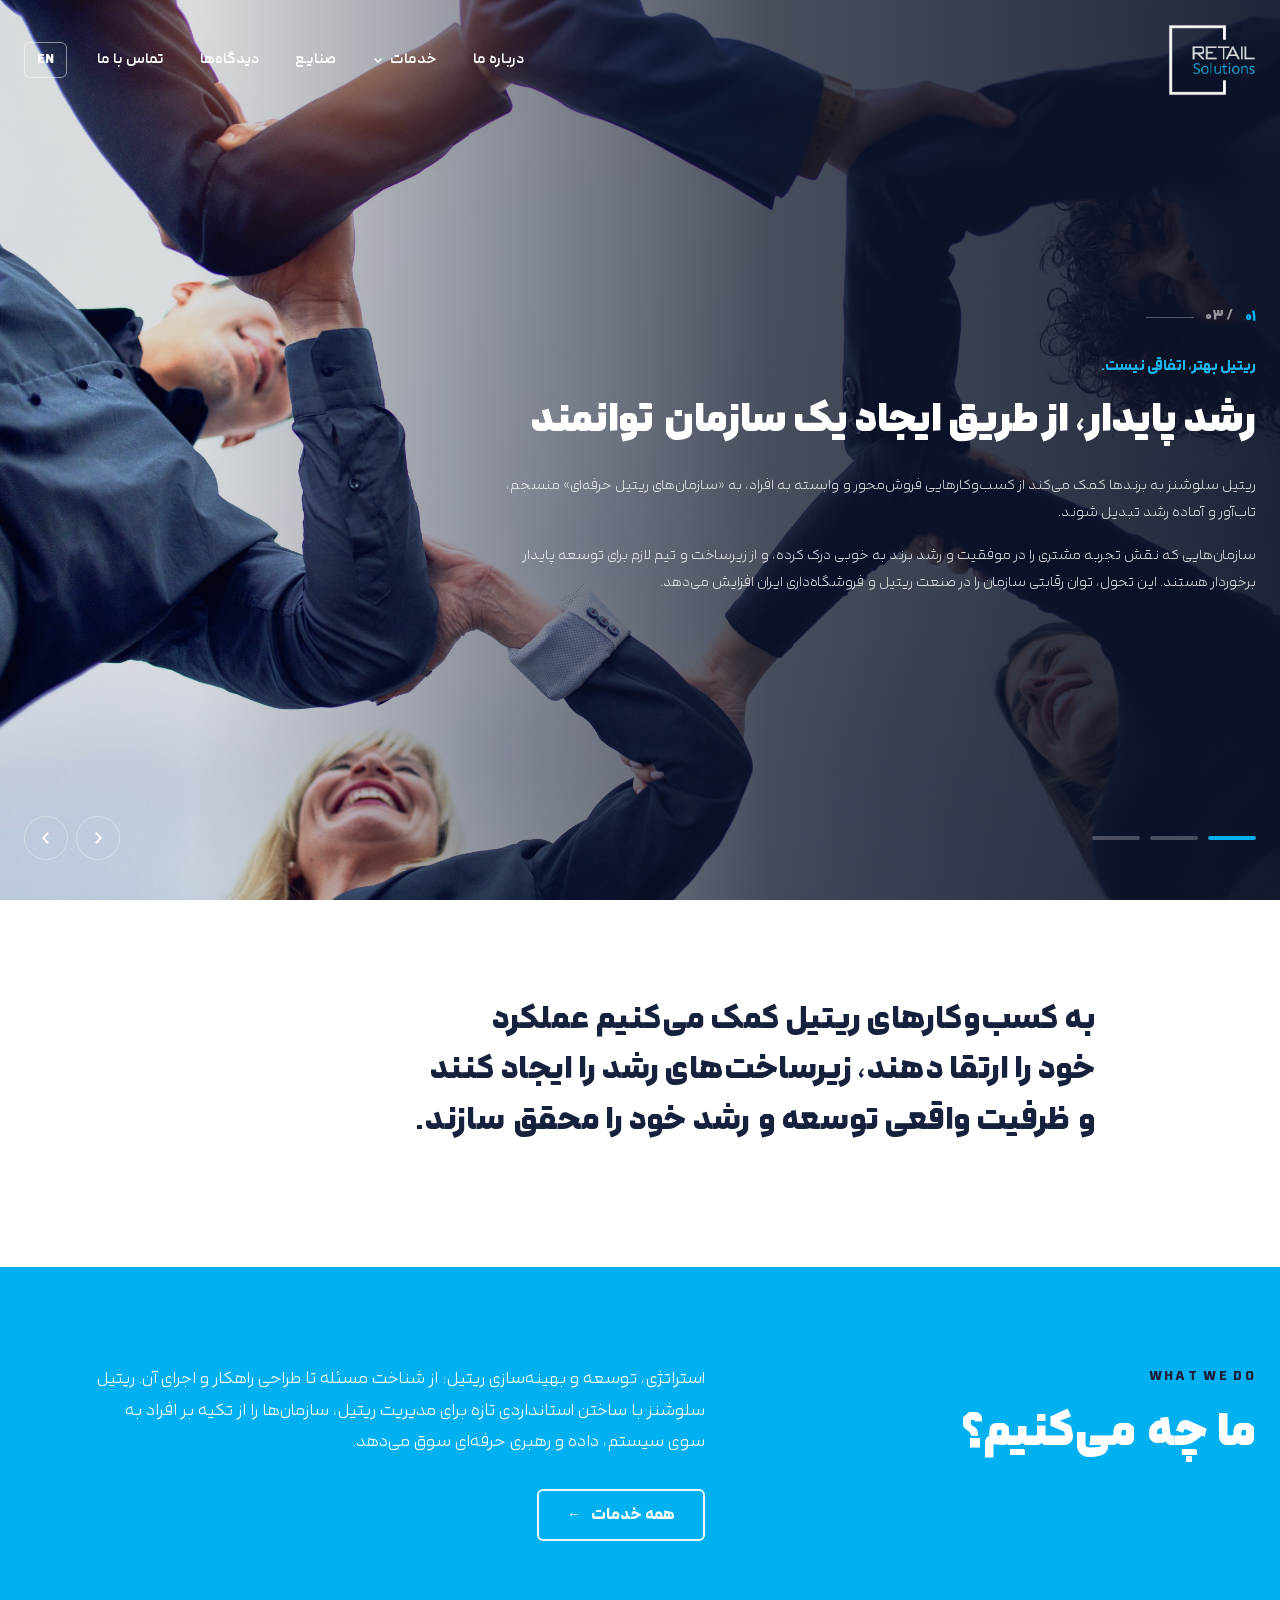
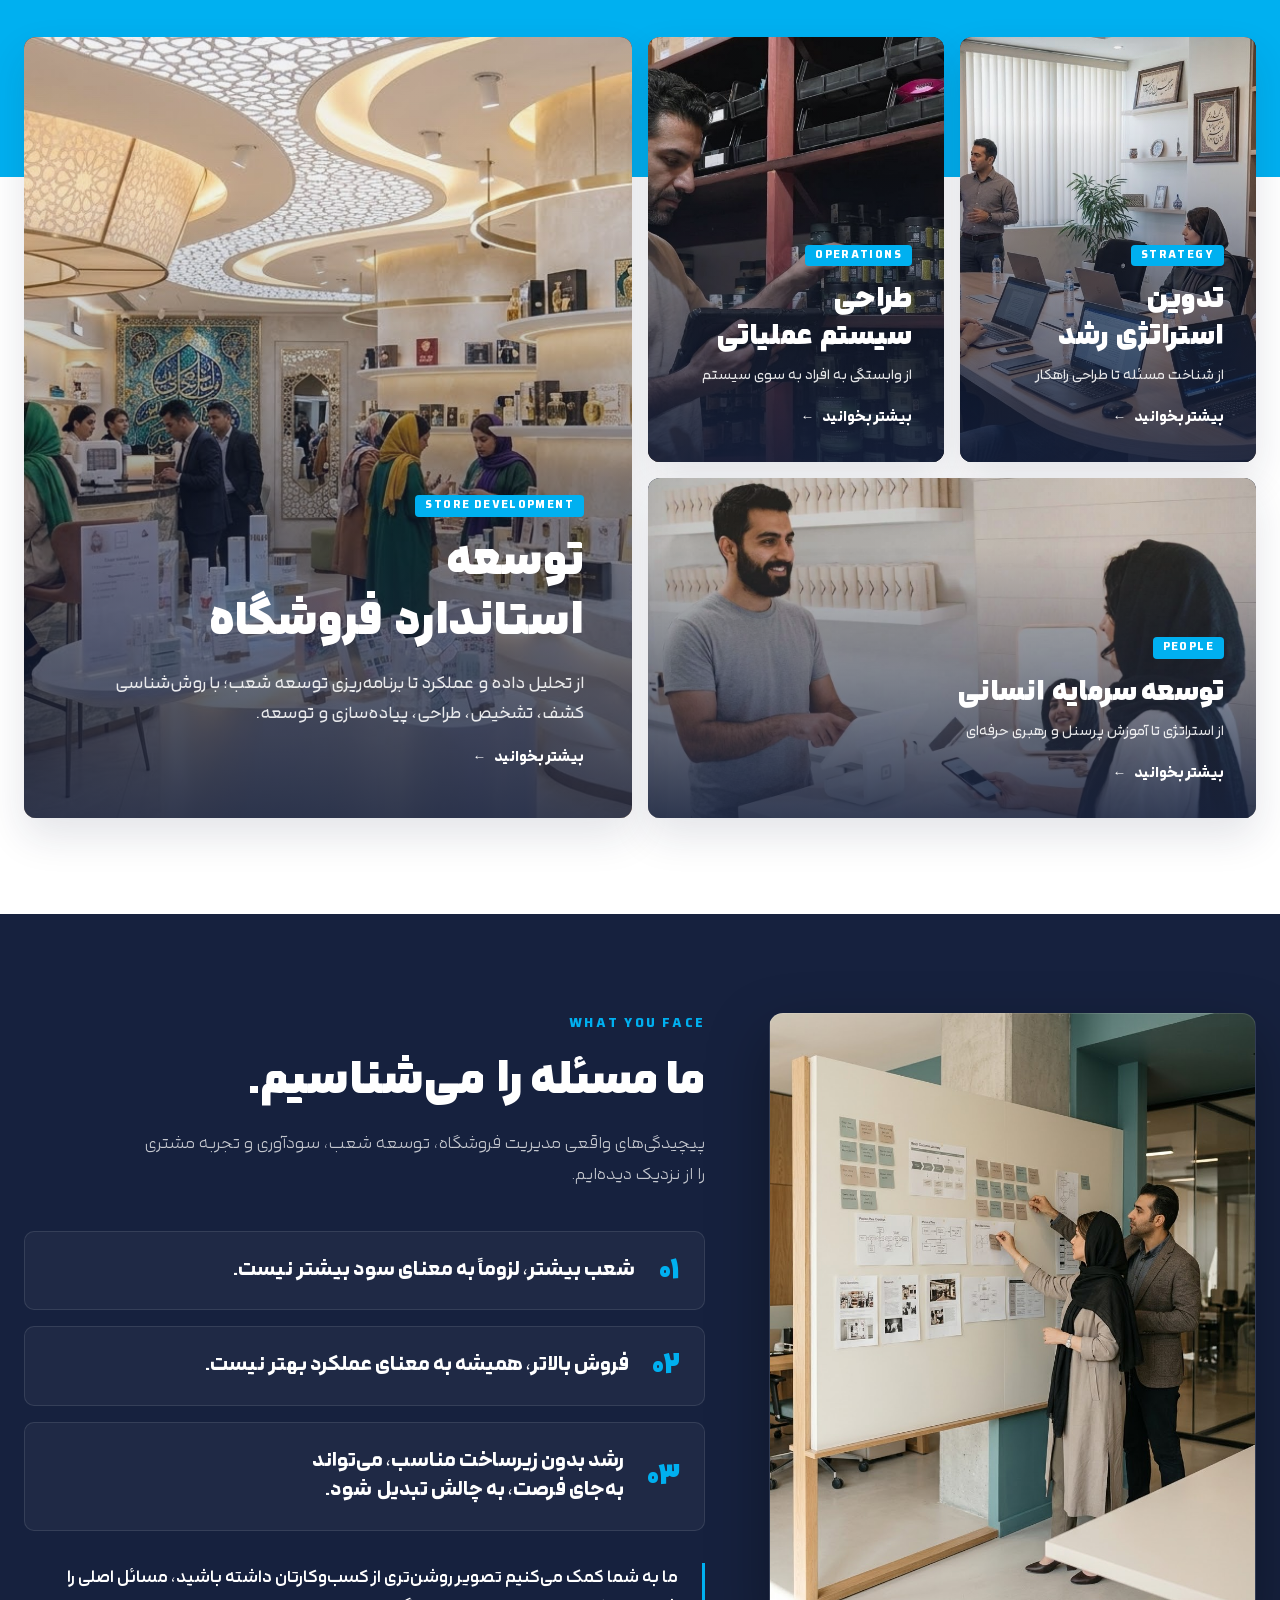
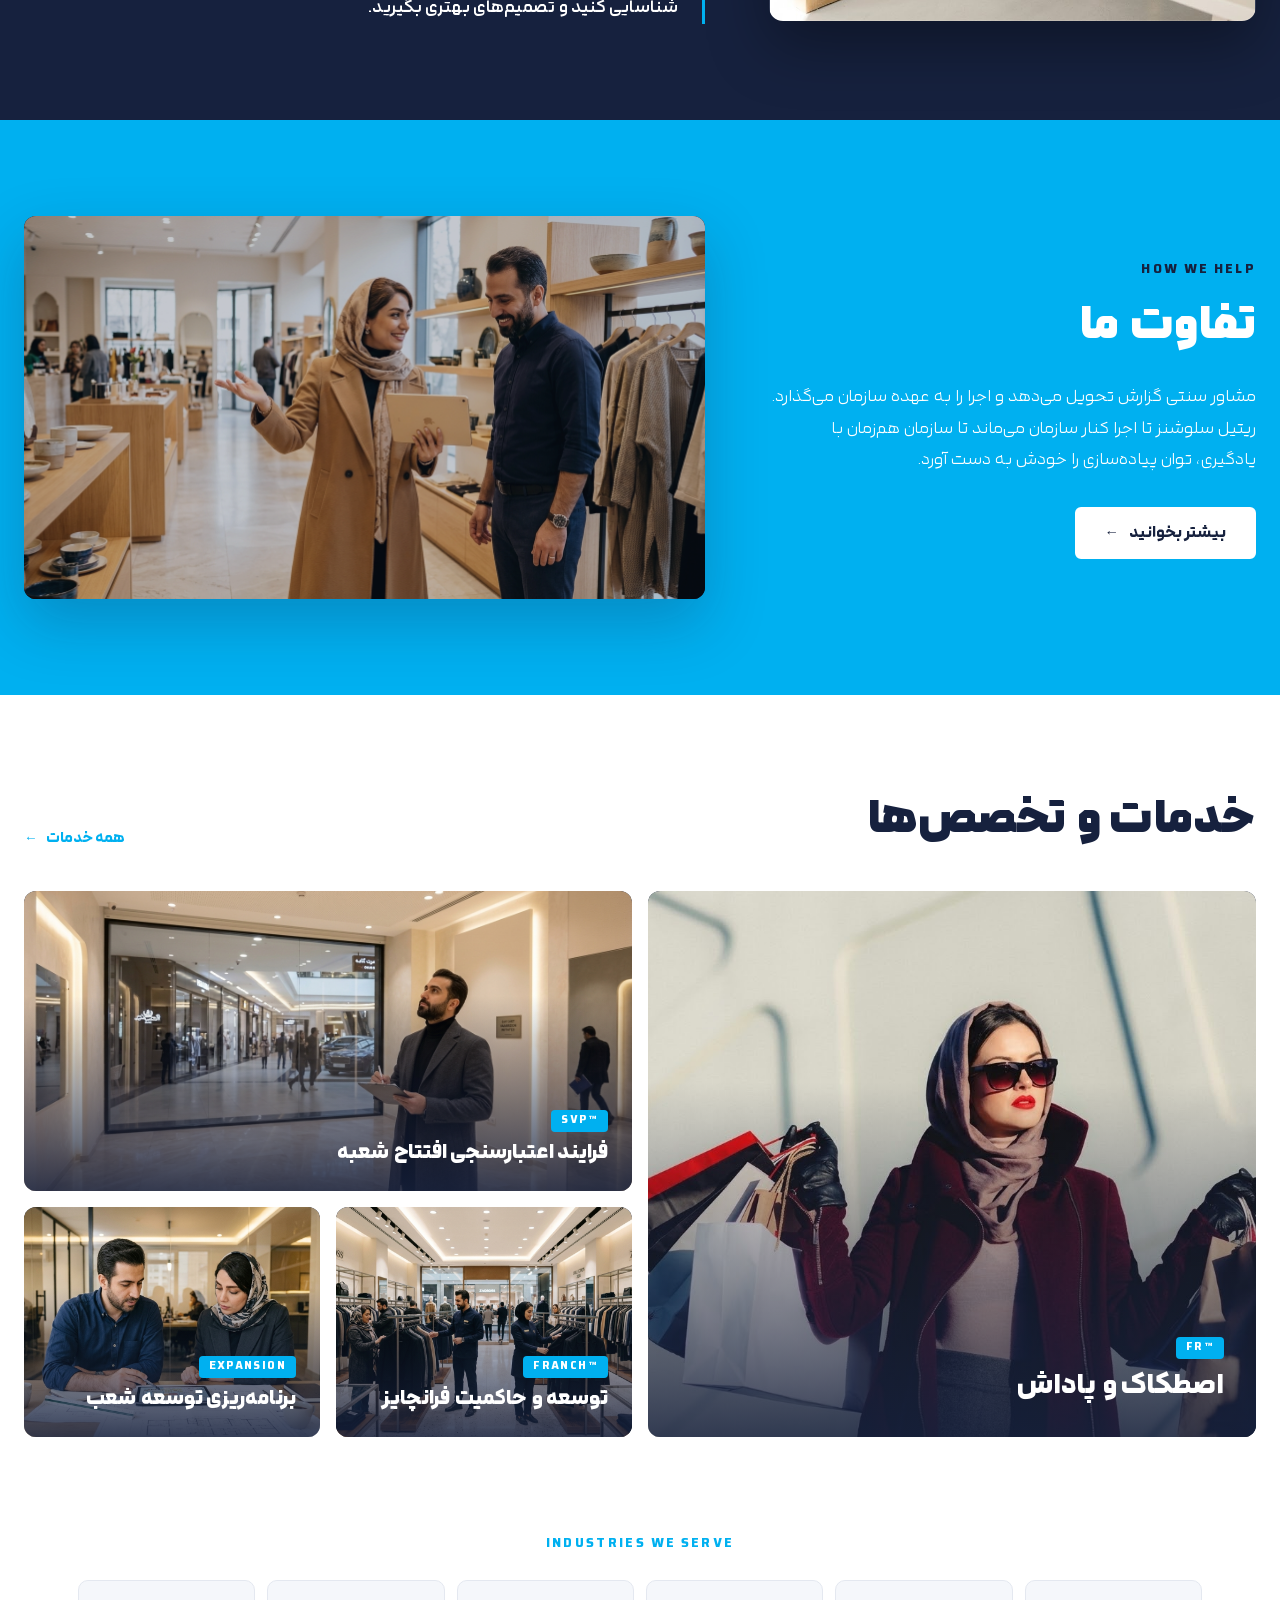
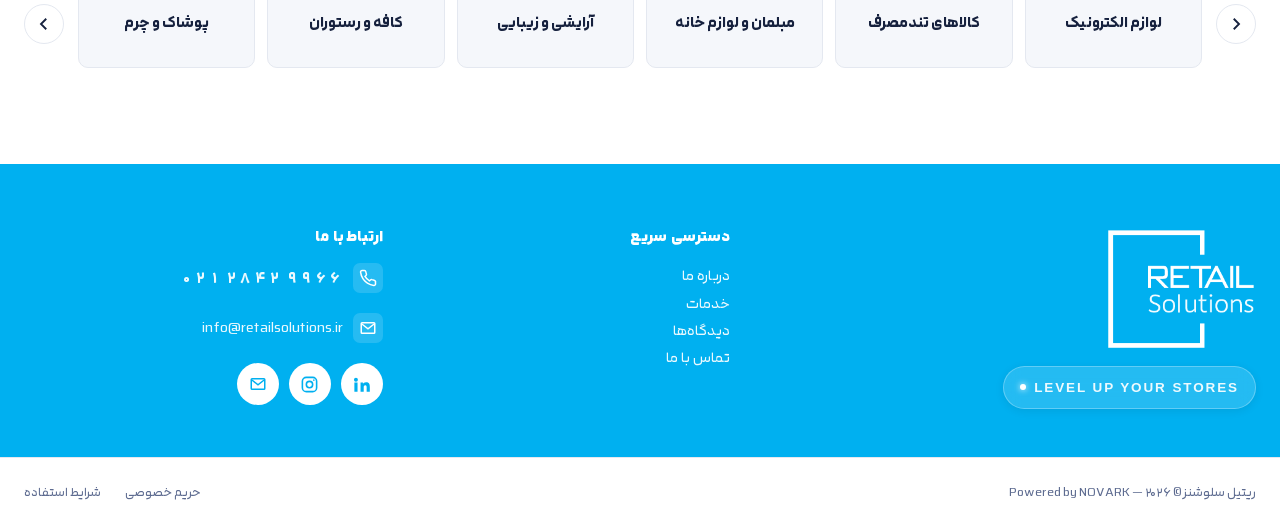
<file: index.html>
<!DOCTYPE html>
<html lang="fa" dir="rtl">
<head>
<meta charset="UTF-8">
<meta name="viewport" content="width=device-width, initial-scale=1">
<title>ریتیل سلوشنز — ریتیل بهتر، اتفاقی نیست</title>
<meta name="description" content="به کسب‌وکارهای ریتیل کمک می‌کنیم عملکرد خود را ارتقا دهند، زیرساخت‌های رشد را ایجاد کنند و ظرفیت واقعی توسعه و رشد خود را محقق سازند.">
<link rel="preconnect" href="https://fonts.googleapis.com">
<link rel="preconnect" href="https://fonts.gstatic.com" crossorigin>
<link href="https://fonts.googleapis.com/css2?family=Vazirmatn:wght@300;400;500;600;700;800&display=swap" rel="stylesheet">
<link rel="stylesheet" href="assets/css/site.css">
</head>
<body class="is-loading" data-page="home">

<!--
  همه‌ی متن‌ها، عکس‌ها و لینک‌ها از فایل content/content.json خوانده می‌شوند.
  برای ویرایش از پنل مدیریت (/admin) استفاده کنید. این فایل فقط اسکلت صفحه است.
-->

<header class="site-header" id="site-header"></header>

<main>
  <section class="hero" id="hero" aria-roledescription="carousel" aria-label="اسلایدشو"></section>
  <!-- ترتیب و نمایش این بخش‌ها از پنل مدیریت (ترتیب بخش‌ها) تعیین می‌شود -->
  <section class="section story is-light" id="about" data-block="about"></section>
  <section class="section intro bg-brand" id="services" data-block="services"></section>
  <section class="section services is-light" id="services-grid" data-block="services"></section>
  <section class="section pains" id="pains" data-block="pains"></section>
  <section class="section discover bg-brand" id="difference" data-block="difference"></section>
  <section class="section tiles is-light" id="solutions" data-block="solutions"></section>
  <section class="section industries is-light" id="industries" data-block="industries"></section>
</main>

<footer id="contact"></footer>

<noscript><p style="text-align:center;padding:40px">برای نمایش این سایت، جاوااسکریپت مرورگر را فعال کنید.</p></noscript>
<script src="assets/js/site.js"></script>
</body>
</html>
</file>
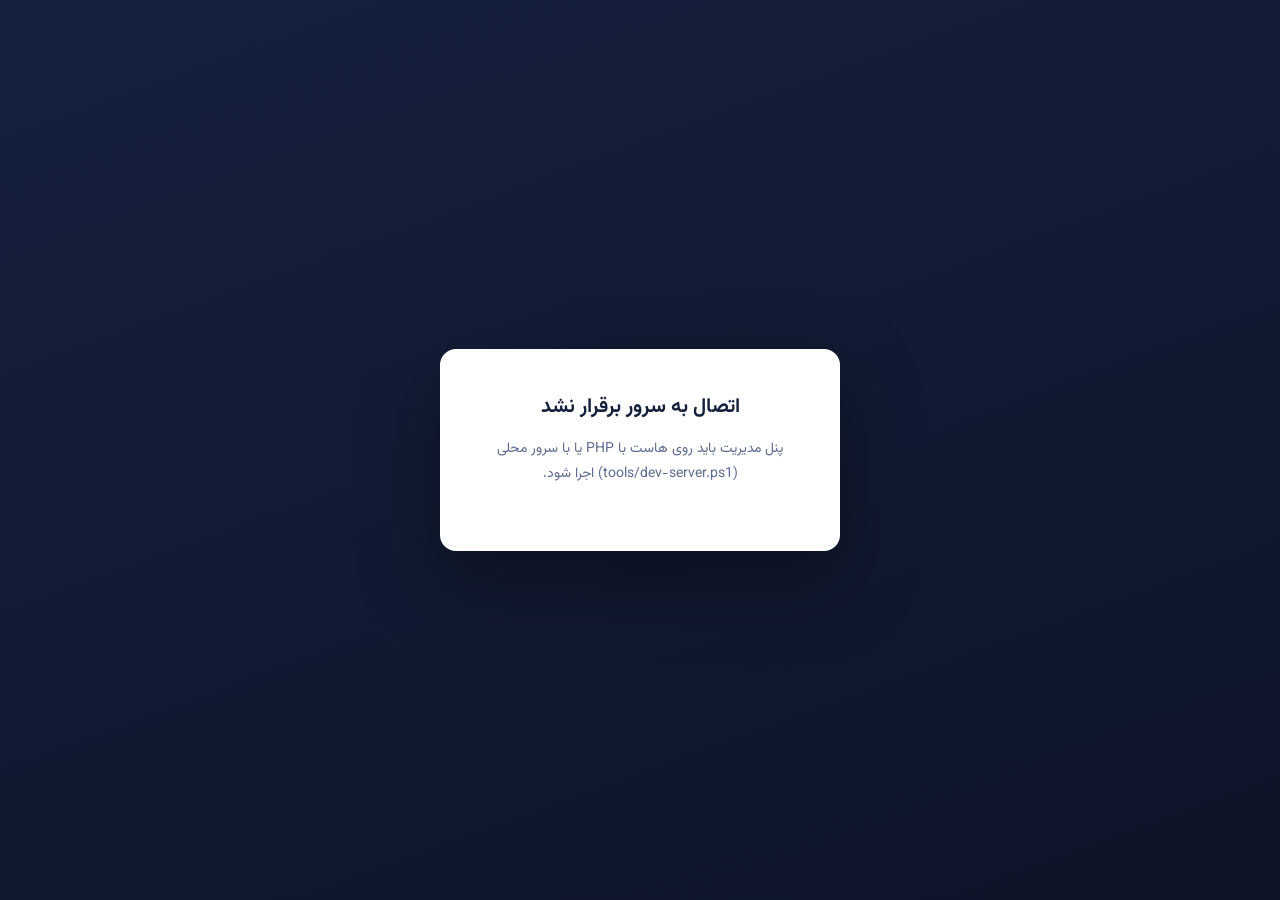
<file: admin/index.html>
<!DOCTYPE html>
<html lang="fa" dir="rtl">
<head>
<meta charset="UTF-8">
<meta name="viewport" content="width=device-width, initial-scale=1">
<meta name="robots" content="noindex, nofollow">
<title>پنل مدیریت — ریتیل سلوشنز</title>
<link rel="preconnect" href="https://fonts.googleapis.com">
<link rel="preconnect" href="https://fonts.gstatic.com" crossorigin>
<link href="https://fonts.googleapis.com/css2?family=Vazirmatn:wght@300;400;500;600;700;800&family=Noto+Kufi+Arabic:wght@300;400;500;600;700;800&family=Noto+Naskh+Arabic:wght@400;500;600;700&family=Lalezar&display=swap" rel="stylesheet">
<link rel="stylesheet" href="admin.css">
</head>
<body>

<!-- ===== Login / first-time setup ===== -->
<div class="auth" id="auth" hidden>
  <form class="auth-card" id="auth-form" autocomplete="on">
    <img src="../assets/logo/logo-color.png" alt="ریتیل سلوشنز" class="auth-logo">
    <h1 id="auth-title">ورود به پنل مدیریت</h1>
    <p class="muted" id="auth-sub">برای ویرایش محتوای سایت وارد شوید.</p>
    <input type="text" name="username" value="admin" autocomplete="username" hidden>
    <label class="field">
      <span>رمز عبور</span>
      <input type="password" id="pw1" autocomplete="current-password" required>
    </label>
    <label class="field" id="pw2-wrap" hidden>
      <span>تکرار رمز عبور</span>
      <input type="password" id="pw2" autocomplete="new-password">
    </label>
    <p class="form-error" id="auth-error" hidden></p>
    <button class="btn btn-primary btn-block" type="submit" id="auth-btn">ورود</button>
  </form>
</div>

<!-- ===== App ===== -->
<div class="app" id="app" hidden>
  <aside class="sidebar" id="sidebar">
    <div class="sidebar-head">
      <img src="../assets/logo/logo-white.png" alt="ریتیل سلوشنز">
      <span>پنل مدیریت</span>
    </div>
    <nav class="side-nav" id="side-nav"></nav>
    <div class="side-foot">
      <button class="side-link" data-tool="messages">پیام‌های فرم تماس <span class="badge" id="msg-badge" hidden></span></button>
      <button class="side-link" data-tool="backups">نسخه‌های پشتیبان</button>
      <button class="side-link" data-tool="password">تغییر رمز عبور</button>
      <button class="side-link danger" id="logout">خروج</button>
    </div>
  </aside>

  <div class="main">
    <header class="topbar">
      <button class="icon-btn menu-btn" id="menu-btn" aria-label="منو">☰</button>
      <div class="topbar-title">
        <h2 id="page-title"></h2>
        <span class="dirty" id="dirty" hidden>● تغییرات ذخیره نشده</span>
      </div>
      <div class="topbar-actions">
        <a class="btn btn-ghost" id="view-btn" href="../" target="_blank" rel="noopener">مشاهده صفحه</a>
        <button class="btn btn-ghost" id="preview-btn">پیش‌نمایش تغییرات</button>
        <button class="btn btn-primary" id="save-btn" disabled>ذخیره و انتشار</button>
      </div>
    </header>
    <div class="content" id="content"></div>
  </div>
</div>

<!-- media library -->
<div class="modal" id="media-modal" hidden>
  <div class="modal-card">
    <div class="modal-head">
      <h3>کتابخانه تصاویر</h3>
      <button class="icon-btn" data-close aria-label="بستن">✕</button>
    </div>
    <div class="media-grid" id="media-grid"></div>
  </div>
</div>

<div class="toasts" id="toasts"></div>

<script src="admin.js"></script>
</body>
</html>
</file>
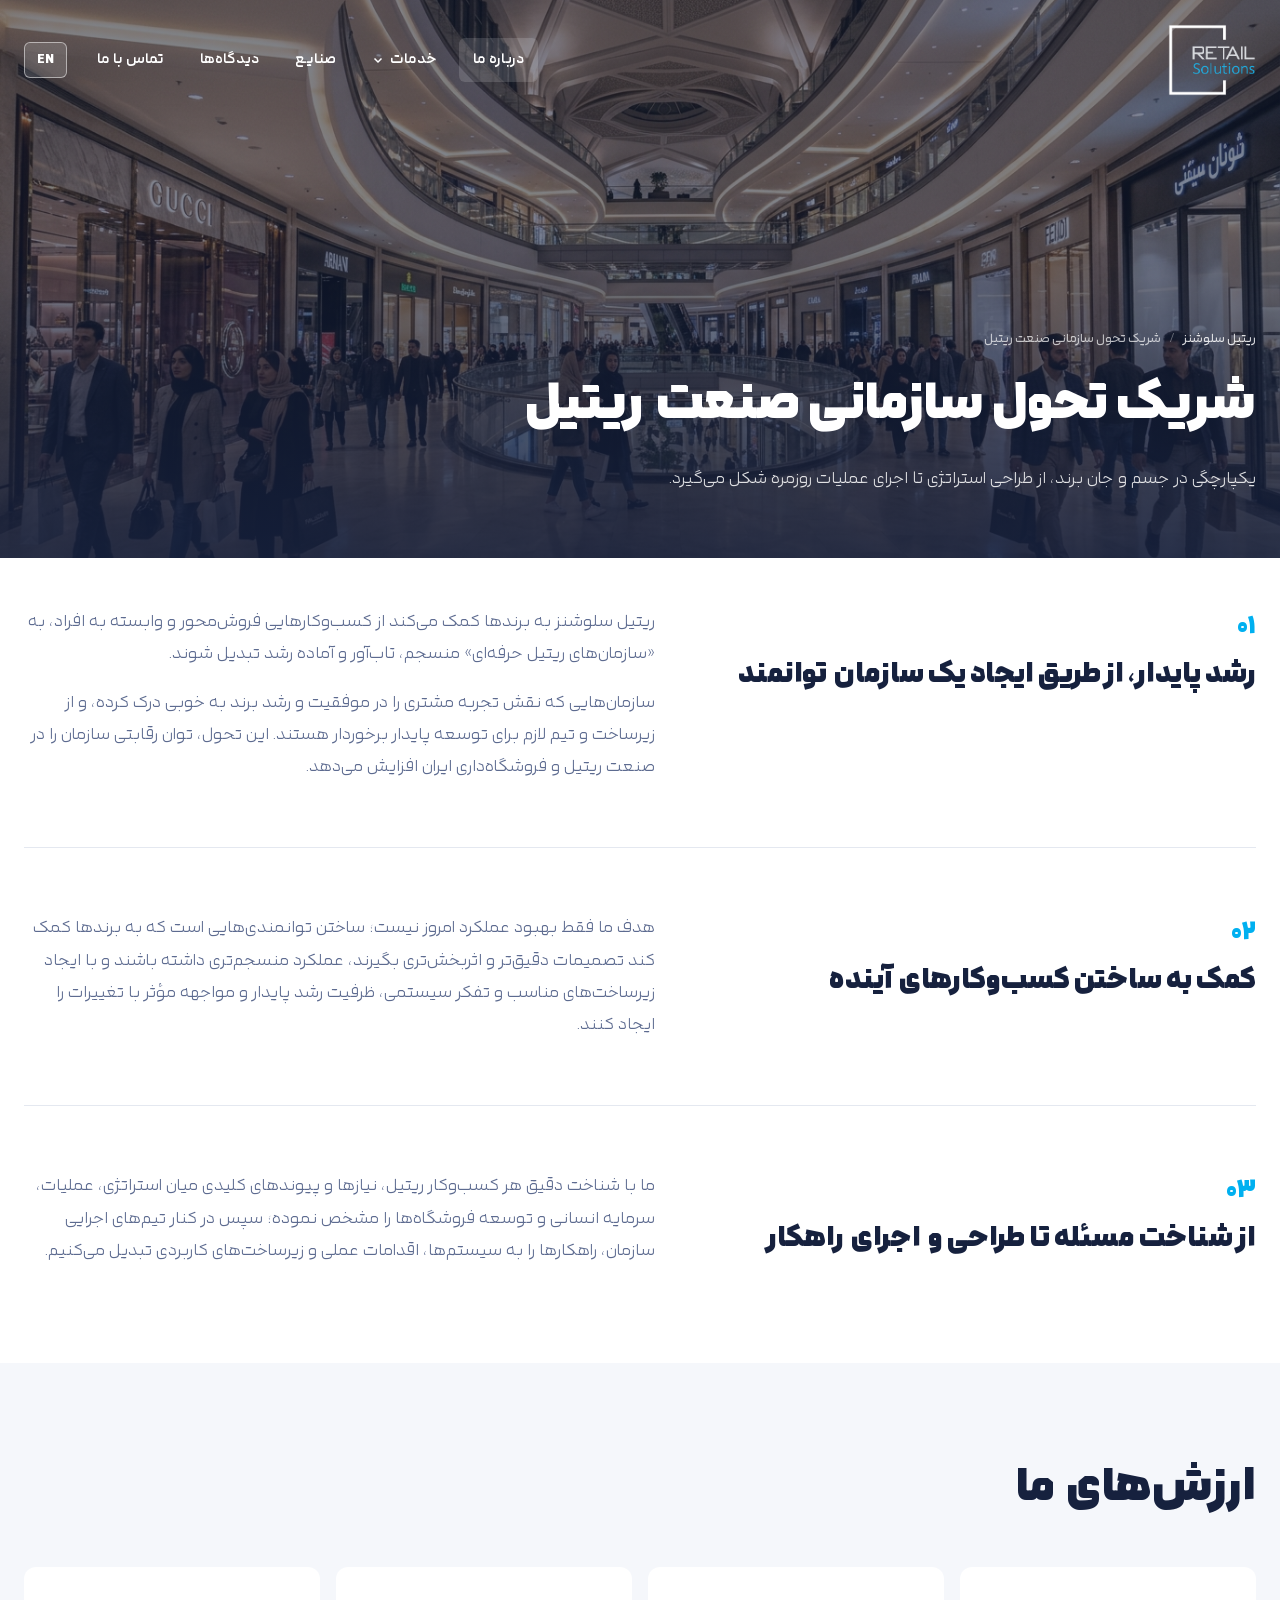
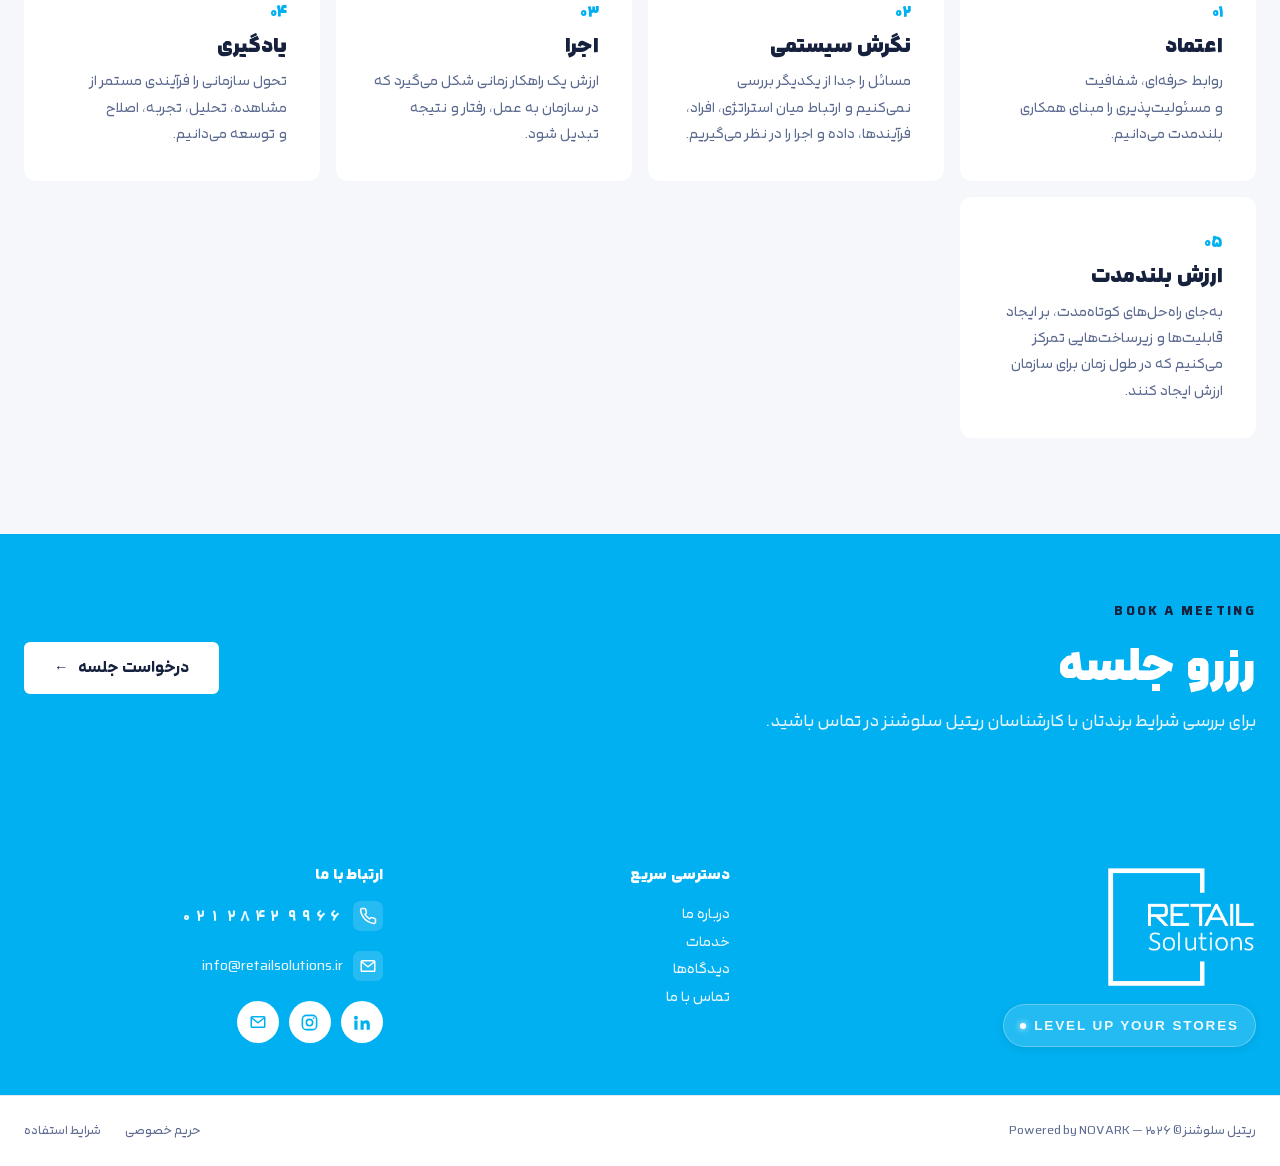
<file: about.html>
<!DOCTYPE html>
<html lang="fa" dir="rtl">
<head>
<meta charset="UTF-8">
<meta name="viewport" content="width=device-width, initial-scale=1">
<title>درباره ما | ریتیل سلوشنز</title>
<meta name="description" content="">
<link rel="preconnect" href="https://fonts.googleapis.com">
<link rel="preconnect" href="https://fonts.gstatic.com" crossorigin>
<link href="https://fonts.googleapis.com/css2?family=Vazirmatn:wght@300;400;500;600;700;800&display=swap" rel="stylesheet">
<link rel="stylesheet" href="assets/css/site.css">
</head>
<body class="is-loading" data-page="about">

<!-- محتوای این صفحه از content/content.json ساخته می‌شود؛ ویرایش از پنل مدیریت (/admin) -->
<header class="site-header" id="site-header"></header>
<main></main>
<footer id="contact"></footer>

<noscript><p style="text-align:center;padding:40px">برای نمایش این سایت، جاوااسکریپت مرورگر را فعال کنید.</p></noscript>
<script src="assets/js/site.js"></script>
</body>
</html>
</file>
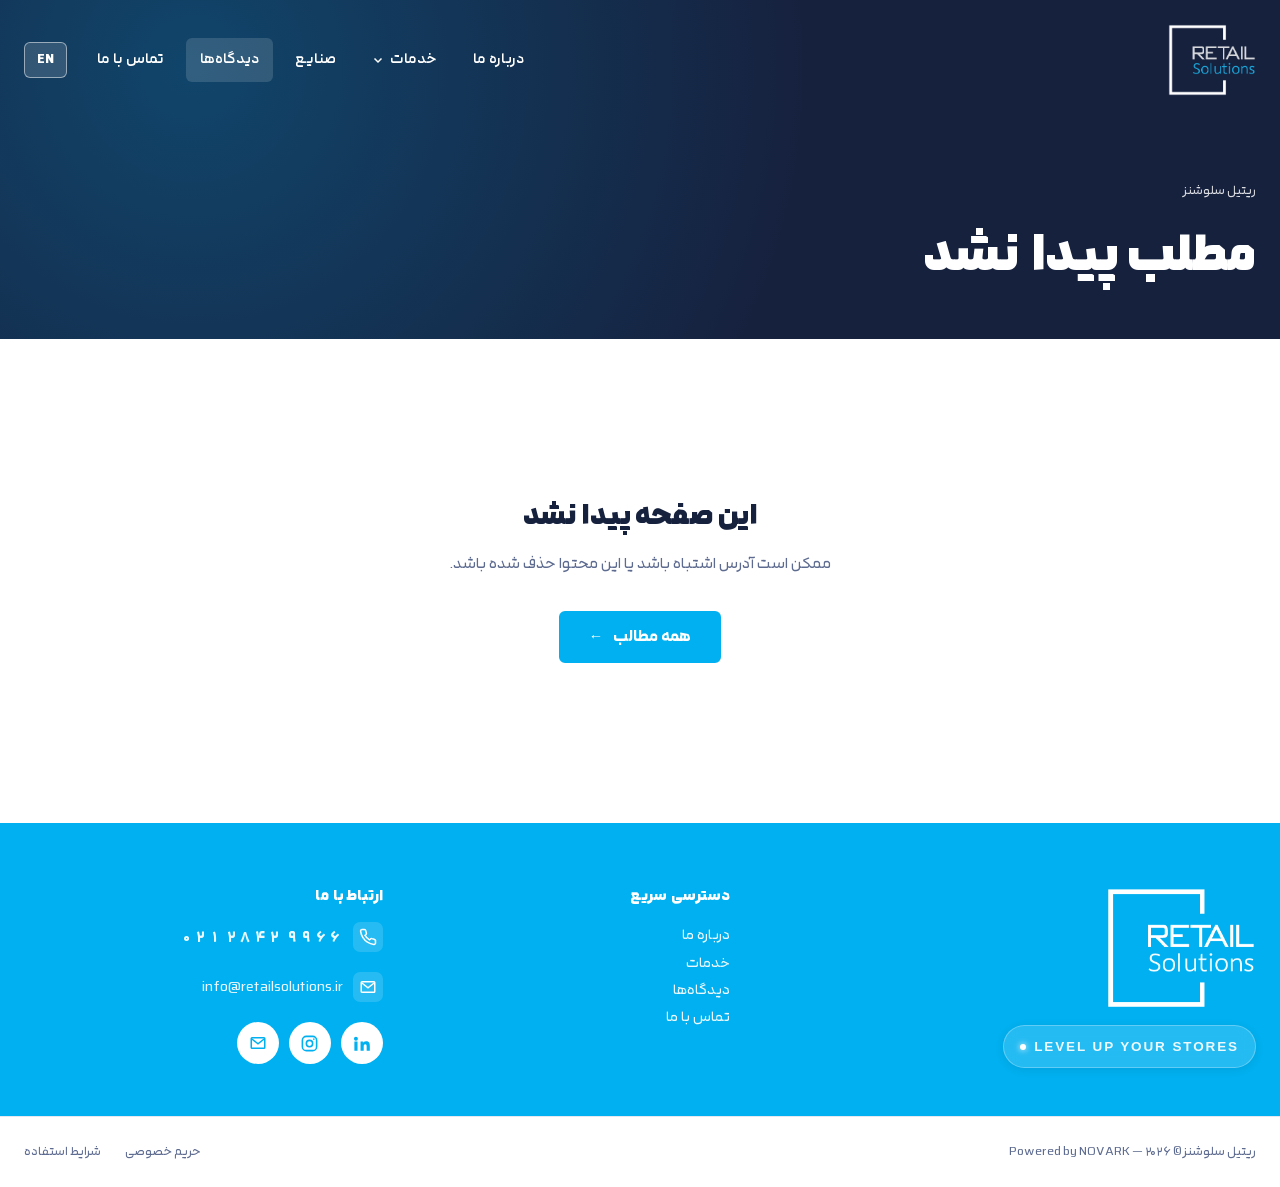
<file: article.html>
<!DOCTYPE html>
<html lang="fa" dir="rtl">
<head>
<meta charset="UTF-8">
<meta name="viewport" content="width=device-width, initial-scale=1">
<title>مطلب | ریتیل سلوشنز</title>
<meta name="description" content="">
<link rel="preconnect" href="https://fonts.googleapis.com">
<link rel="preconnect" href="https://fonts.gstatic.com" crossorigin>
<link href="https://fonts.googleapis.com/css2?family=Vazirmatn:wght@300;400;500;600;700;800&display=swap" rel="stylesheet">
<link rel="stylesheet" href="assets/css/site.css">
</head>
<body class="is-loading" data-page="article">

<!-- محتوای این صفحه از content/content.json ساخته می‌شود؛ ویرایش از پنل مدیریت (/admin) -->
<header class="site-header" id="site-header"></header>
<main></main>
<footer id="contact"></footer>

<noscript><p style="text-align:center;padding:40px">برای نمایش این سایت، جاوااسکریپت مرورگر را فعال کنید.</p></noscript>
<script src="assets/js/site.js"></script>
</body>
</html>
</file>
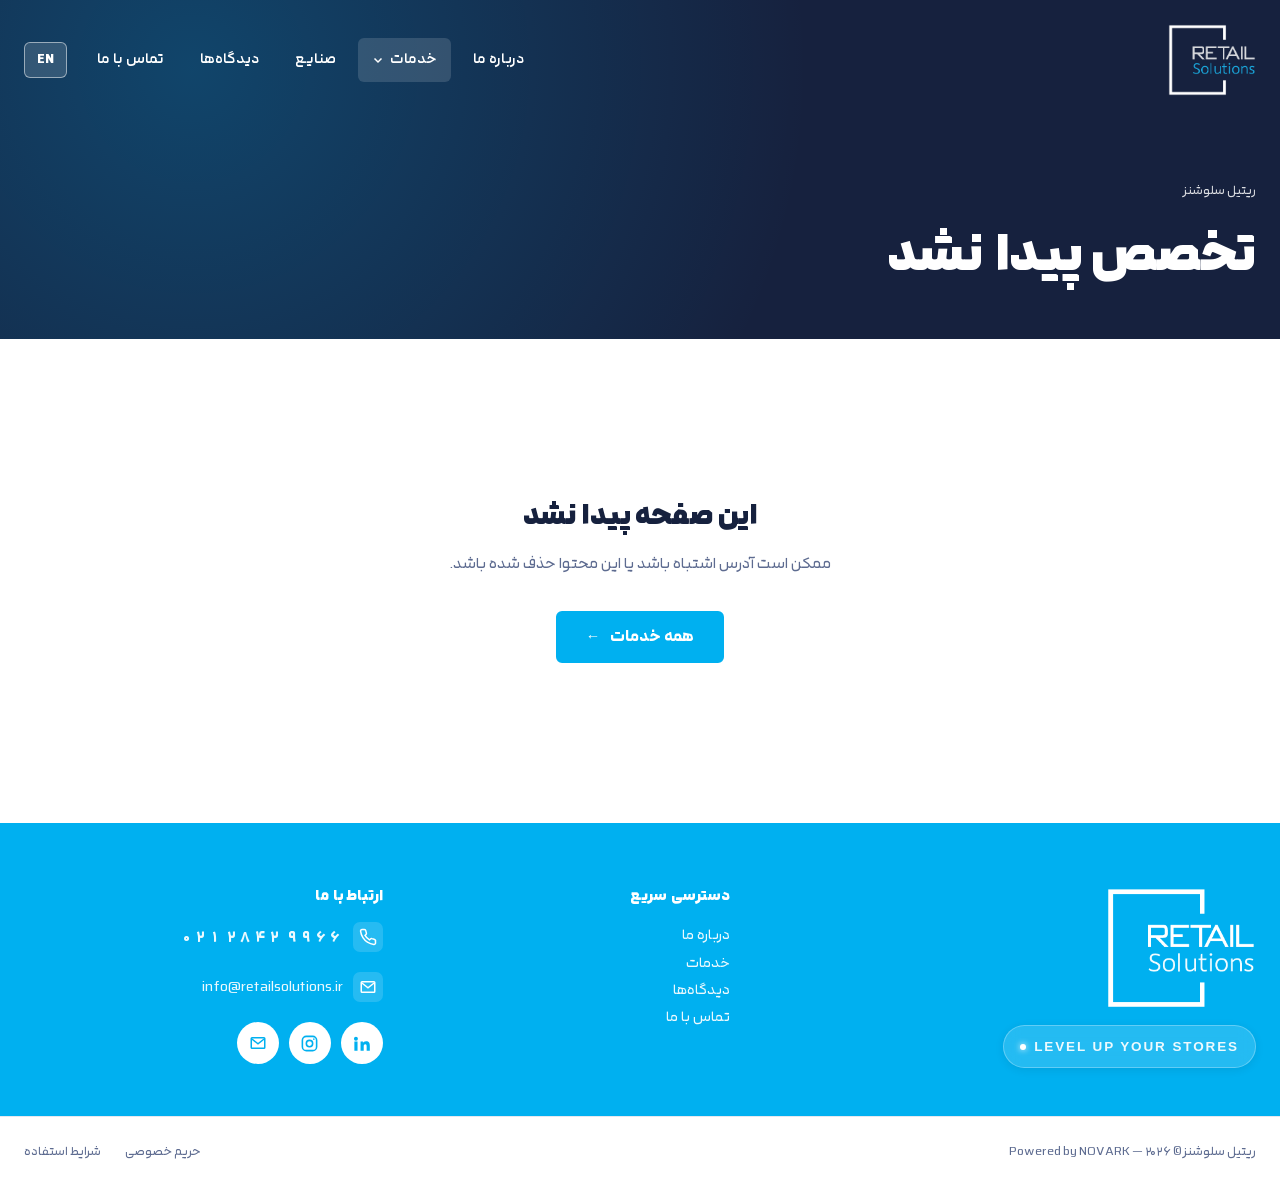
<file: capability.html>
<!DOCTYPE html>
<html lang="fa" dir="rtl">
<head>
<meta charset="UTF-8">
<meta name="viewport" content="width=device-width, initial-scale=1">
<title>تخصص | ریتیل سلوشنز</title>
<meta name="description" content="">
<link rel="preconnect" href="https://fonts.googleapis.com">
<link rel="preconnect" href="https://fonts.gstatic.com" crossorigin>
<link href="https://fonts.googleapis.com/css2?family=Vazirmatn:wght@300;400;500;600;700;800&display=swap" rel="stylesheet">
<link rel="stylesheet" href="assets/css/site.css">
</head>
<body class="is-loading" data-page="capability">

<!-- محتوای این صفحه از content/content.json ساخته می‌شود؛ ویرایش از پنل مدیریت (/admin) -->
<header class="site-header" id="site-header"></header>
<main></main>
<footer id="contact"></footer>

<noscript><p style="text-align:center;padding:40px">برای نمایش این سایت، جاوااسکریپت مرورگر را فعال کنید.</p></noscript>
<script src="assets/js/site.js"></script>
</body>
</html>
</file>
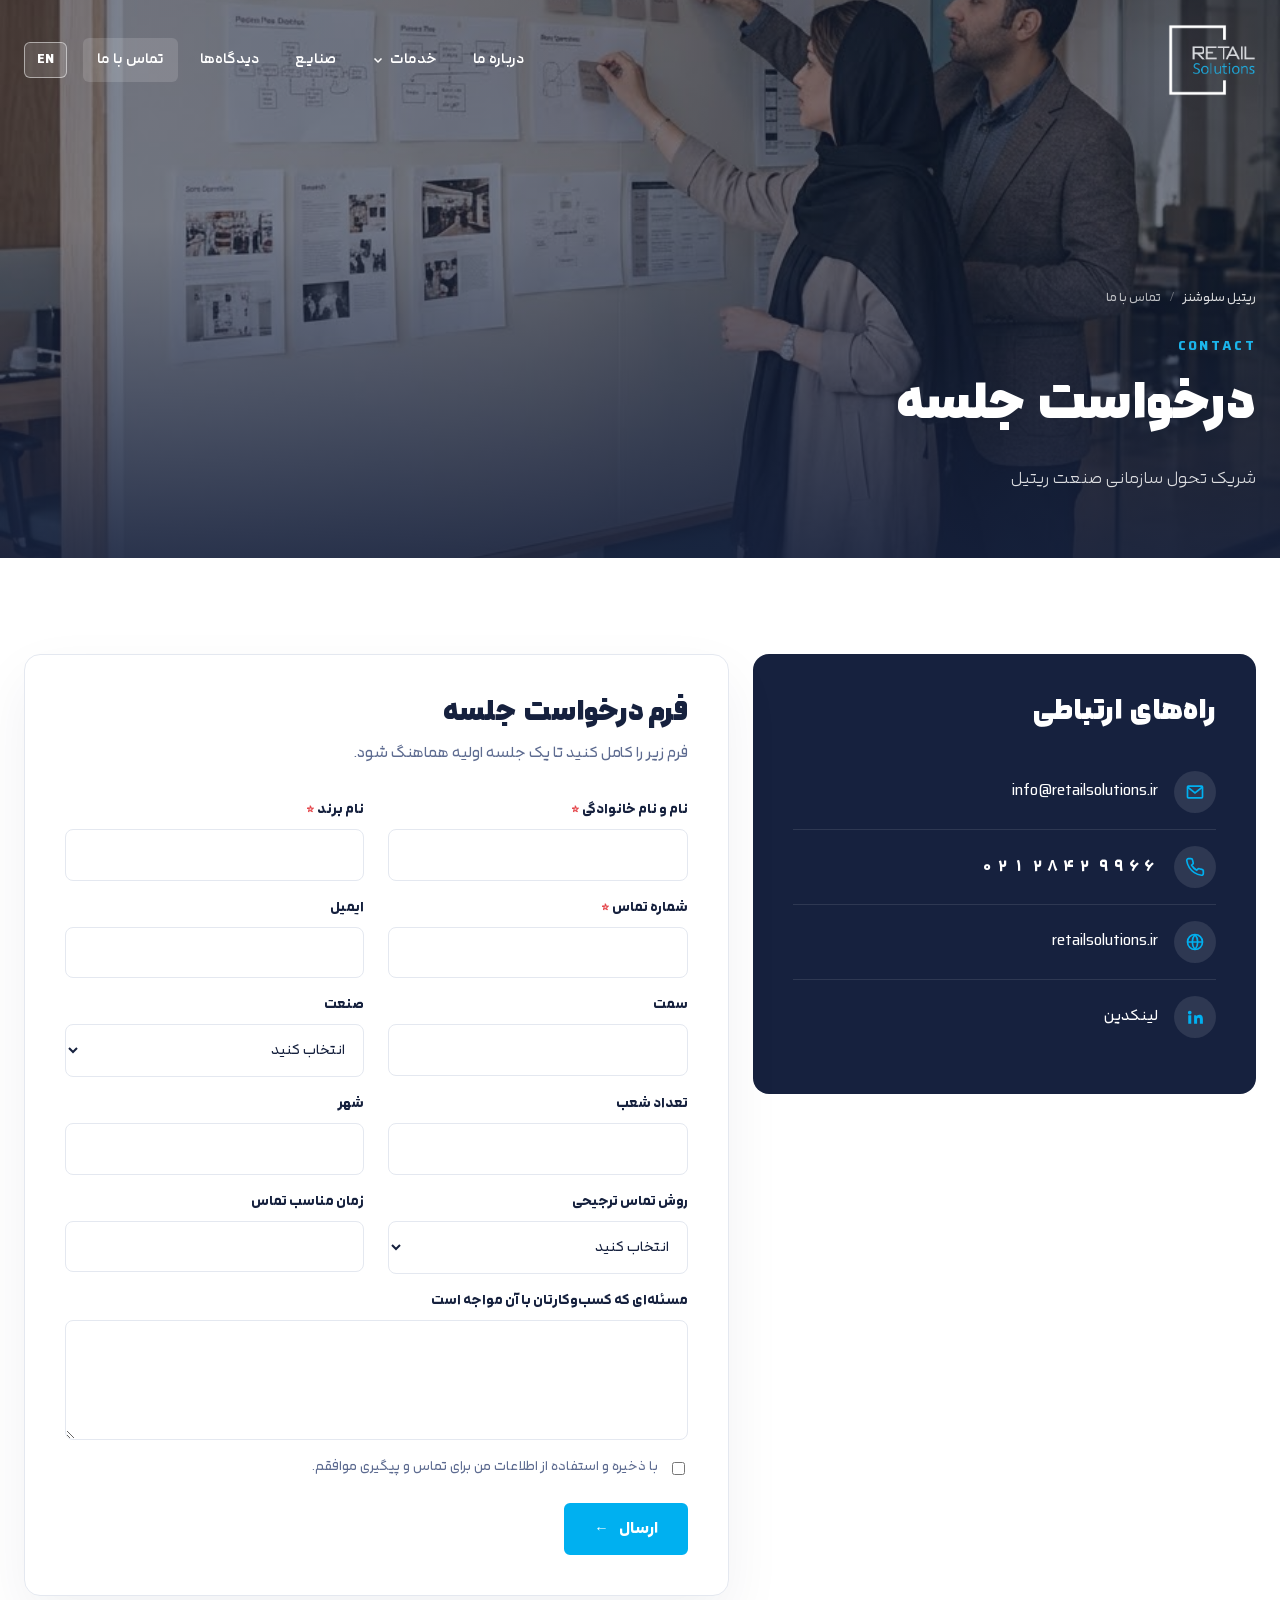
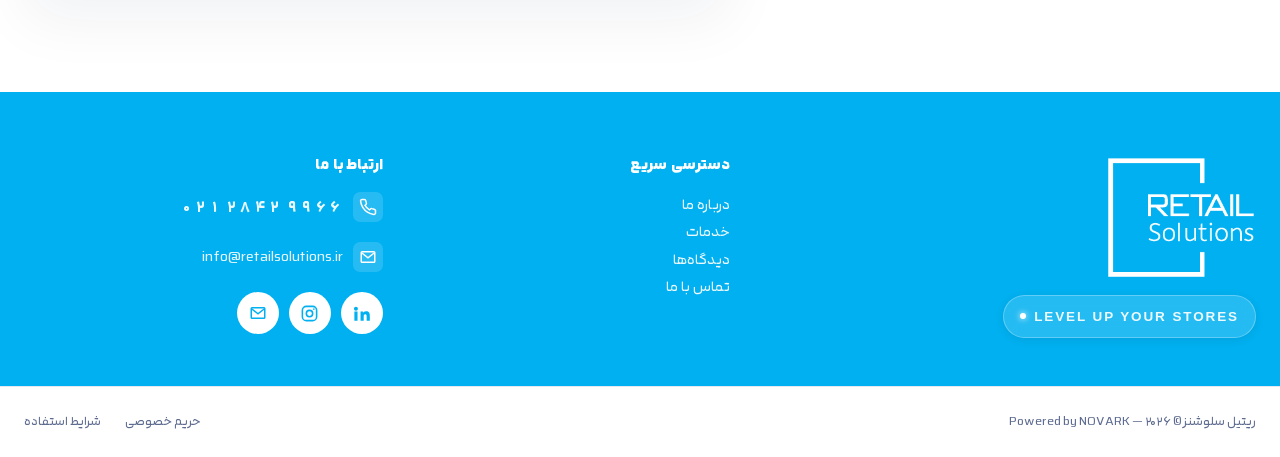
<file: contact.html>
<!DOCTYPE html>
<html lang="fa" dir="rtl">
<head>
<meta charset="UTF-8">
<meta name="viewport" content="width=device-width, initial-scale=1">
<title>تماس با ما | ریتیل سلوشنز</title>
<meta name="description" content="">
<link rel="preconnect" href="https://fonts.googleapis.com">
<link rel="preconnect" href="https://fonts.gstatic.com" crossorigin>
<link href="https://fonts.googleapis.com/css2?family=Vazirmatn:wght@300;400;500;600;700;800&display=swap" rel="stylesheet">
<link rel="stylesheet" href="assets/css/site.css">
</head>
<body class="is-loading" data-page="contact">

<!-- محتوای این صفحه از content/content.json ساخته می‌شود؛ ویرایش از پنل مدیریت (/admin) -->
<header class="site-header" id="site-header"></header>
<main></main>
<footer id="contact"></footer>

<noscript><p style="text-align:center;padding:40px">برای نمایش این سایت، جاوااسکریپت مرورگر را فعال کنید.</p></noscript>
<script src="assets/js/site.js"></script>
</body>
</html>
</file>
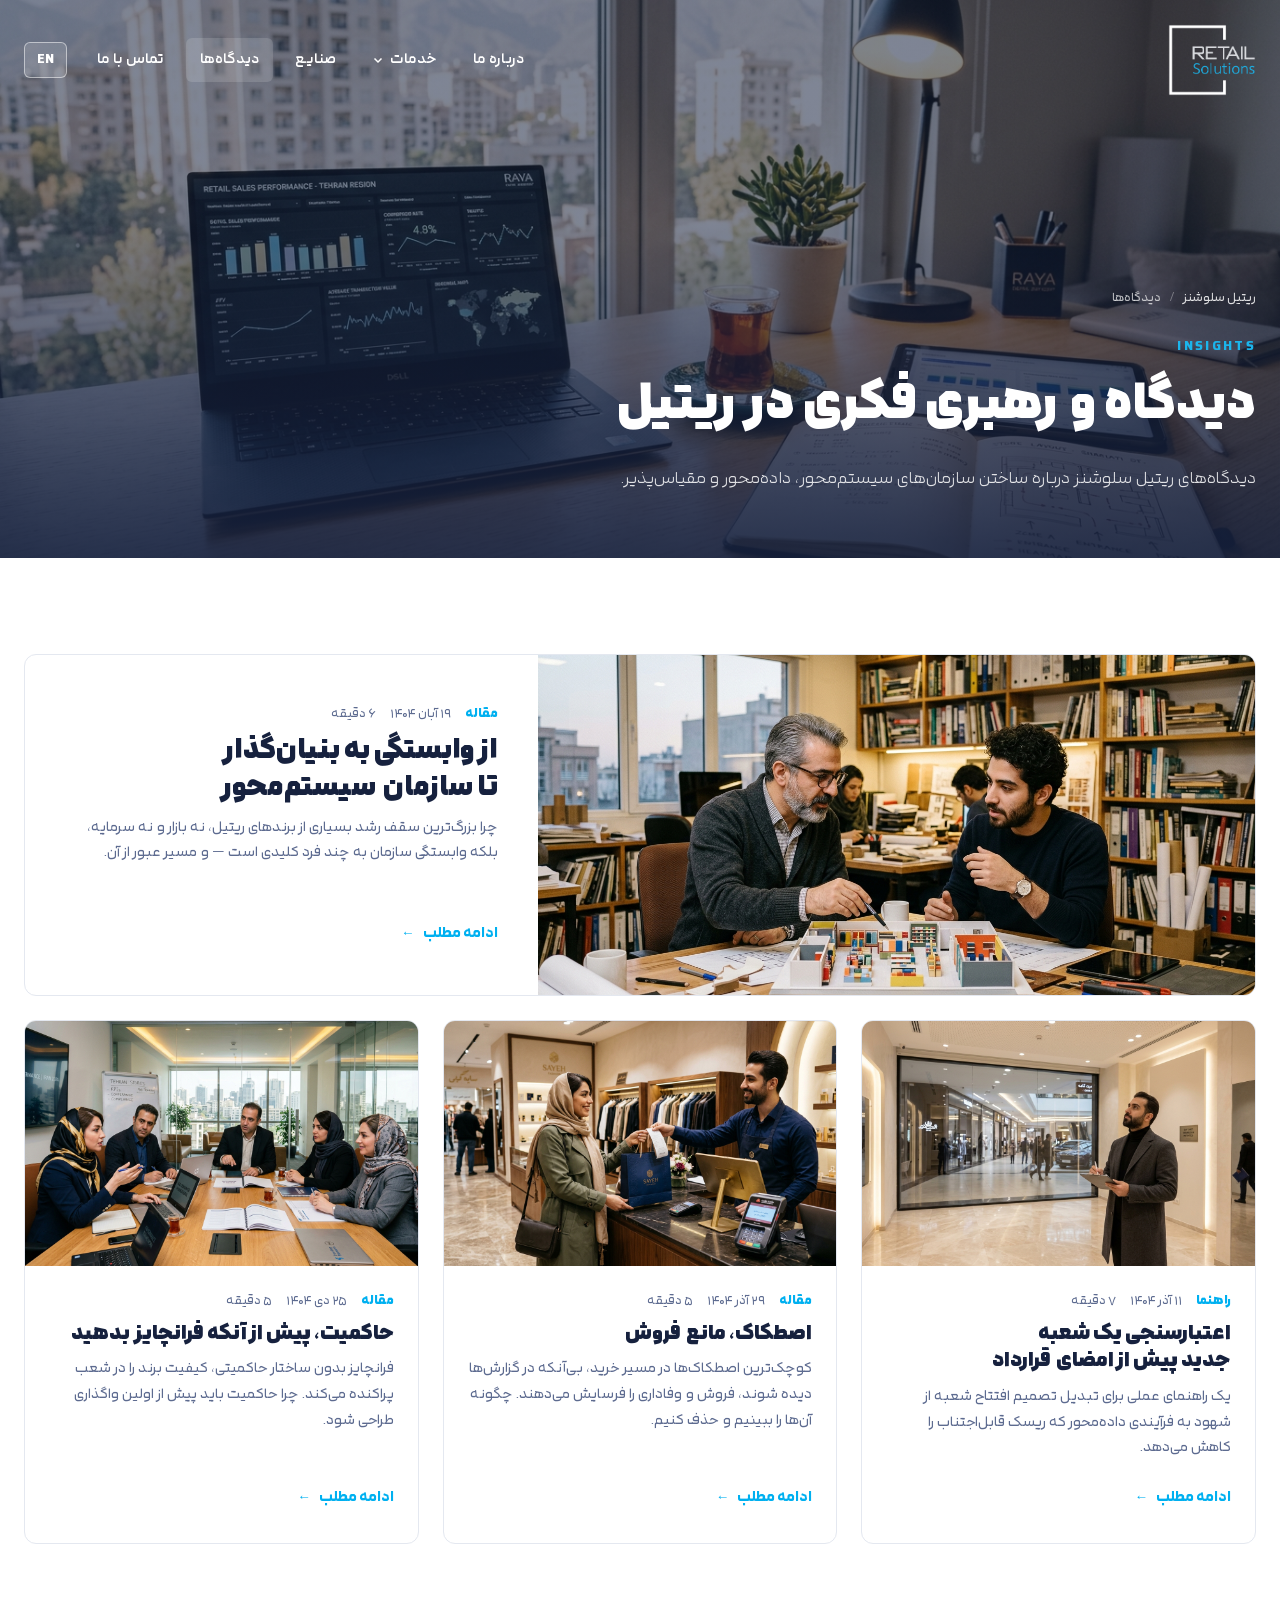
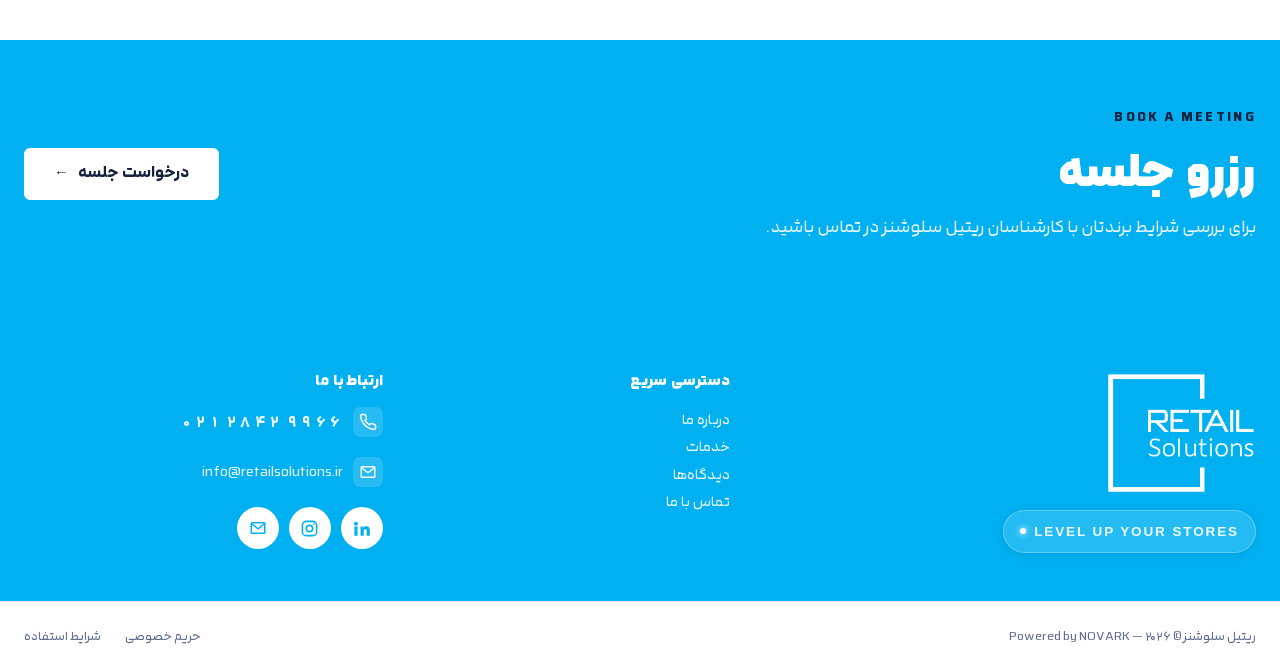
<file: insights.html>
<!DOCTYPE html>
<html lang="fa" dir="rtl">
<head>
<meta charset="UTF-8">
<meta name="viewport" content="width=device-width, initial-scale=1">
<title>دیدگاه‌ها | ریتیل سلوشنز</title>
<meta name="description" content="">
<link rel="preconnect" href="https://fonts.googleapis.com">
<link rel="preconnect" href="https://fonts.gstatic.com" crossorigin>
<link href="https://fonts.googleapis.com/css2?family=Vazirmatn:wght@300;400;500;600;700;800&display=swap" rel="stylesheet">
<link rel="stylesheet" href="assets/css/site.css">
</head>
<body class="is-loading" data-page="insights">

<!-- محتوای این صفحه از content/content.json ساخته می‌شود؛ ویرایش از پنل مدیریت (/admin) -->
<header class="site-header" id="site-header"></header>
<main></main>
<footer id="contact"></footer>

<noscript><p style="text-align:center;padding:40px">برای نمایش این سایت، جاوااسکریپت مرورگر را فعال کنید.</p></noscript>
<script src="assets/js/site.js"></script>
</body>
</html>
</file>
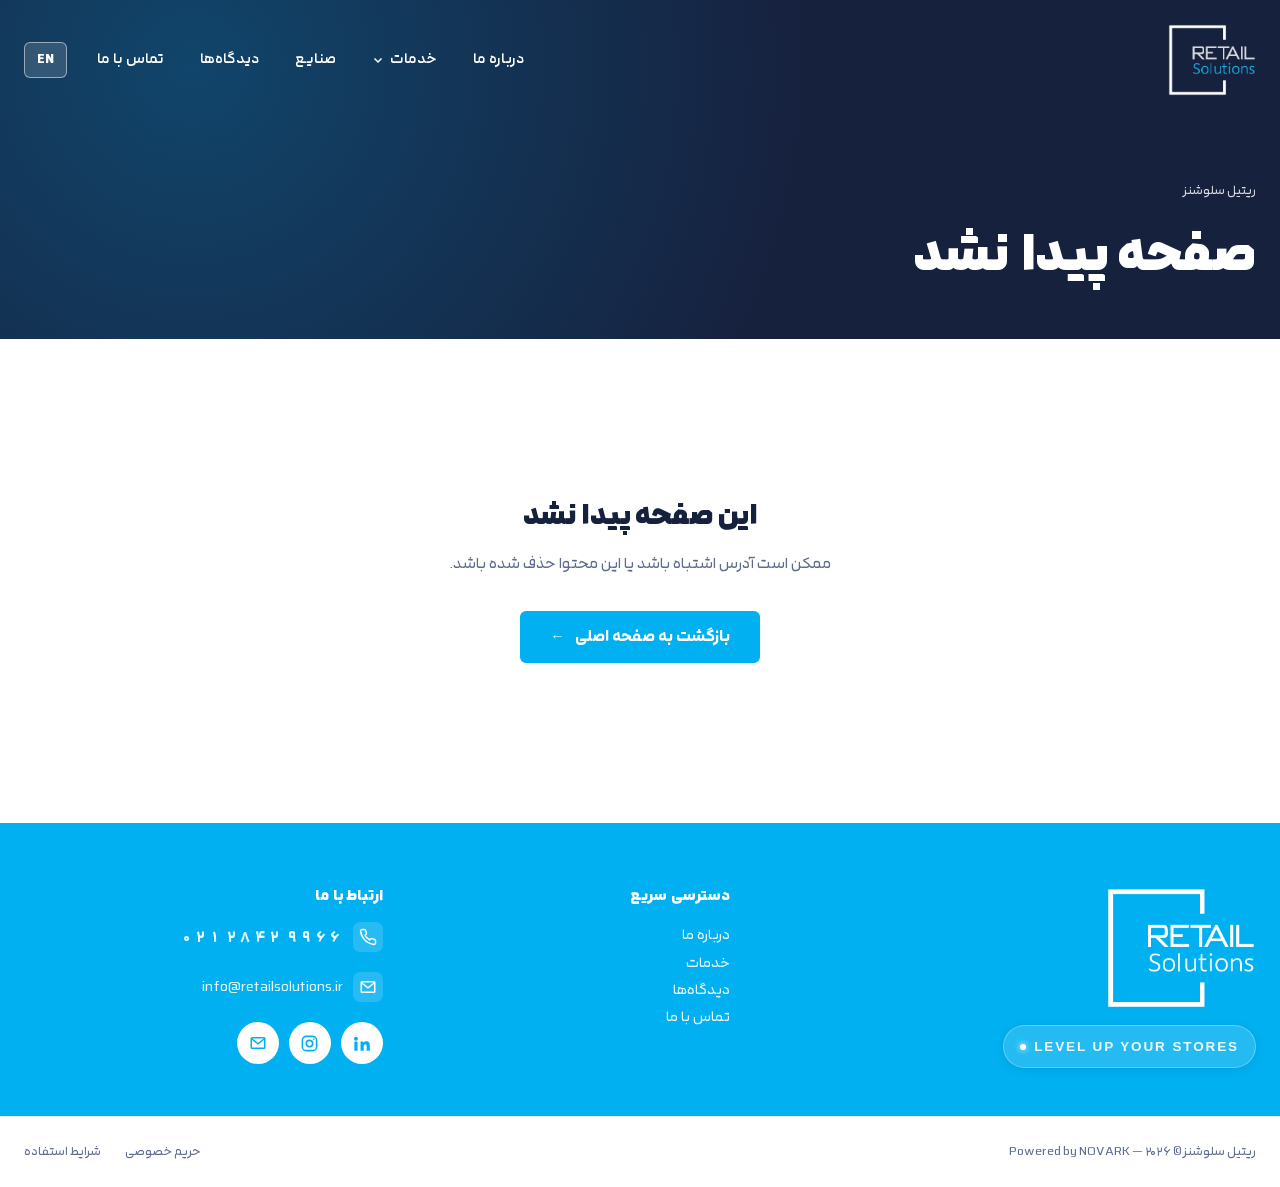
<file: page.html>
<!DOCTYPE html>
<html lang="fa" dir="rtl">
<head>
<meta charset="UTF-8">
<meta name="viewport" content="width=device-width, initial-scale=1">
<title>صفحه | ریتیل سلوشنز</title>
<meta name="description" content="">
<link rel="preconnect" href="https://fonts.googleapis.com">
<link rel="preconnect" href="https://fonts.gstatic.com" crossorigin>
<link href="https://fonts.googleapis.com/css2?family=Vazirmatn:wght@300;400;500;600;700;800&display=swap" rel="stylesheet">
<link rel="stylesheet" href="assets/css/site.css">
</head>
<body class="is-loading" data-page="page">

<!-- محتوای این صفحه از content/content.json ساخته می‌شود؛ ویرایش از پنل مدیریت (/admin) -->
<header class="site-header" id="site-header"></header>
<main></main>
<footer id="contact"></footer>

<noscript><p style="text-align:center;padding:40px">برای نمایش این سایت، جاوااسکریپت مرورگر را فعال کنید.</p></noscript>
<script src="assets/js/site.js"></script>
</body>
</html>
</file>
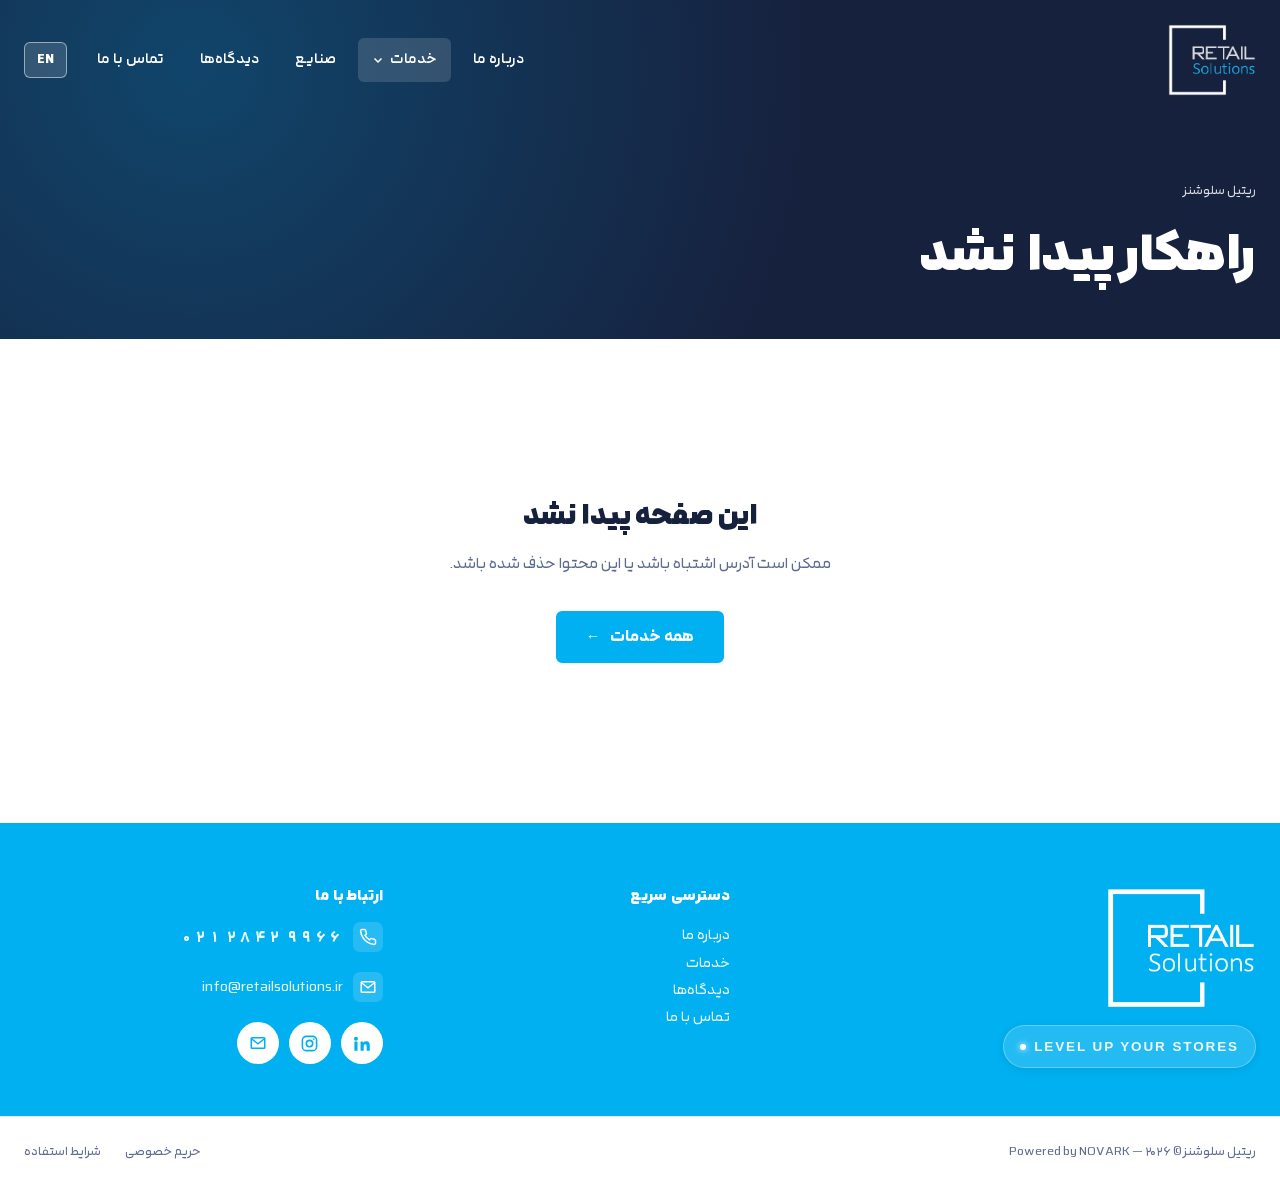
<file: solution.html>
<!DOCTYPE html>
<html lang="fa" dir="rtl">
<head>
<meta charset="UTF-8">
<meta name="viewport" content="width=device-width, initial-scale=1">
<title>راهکار | ریتیل سلوشنز</title>
<meta name="description" content="">
<link rel="preconnect" href="https://fonts.googleapis.com">
<link rel="preconnect" href="https://fonts.gstatic.com" crossorigin>
<link href="https://fonts.googleapis.com/css2?family=Vazirmatn:wght@300;400;500;600;700;800&display=swap" rel="stylesheet">
<link rel="stylesheet" href="assets/css/site.css">
</head>
<body class="is-loading" data-page="solution">

<!-- محتوای این صفحه از content/content.json ساخته می‌شود؛ ویرایش از پنل مدیریت (/admin) -->
<header class="site-header" id="site-header"></header>
<main></main>
<footer id="contact"></footer>

<noscript><p style="text-align:center;padding:40px">برای نمایش این سایت، جاوااسکریپت مرورگر را فعال کنید.</p></noscript>
<script src="assets/js/site.js"></script>
</body>
</html>
</file>
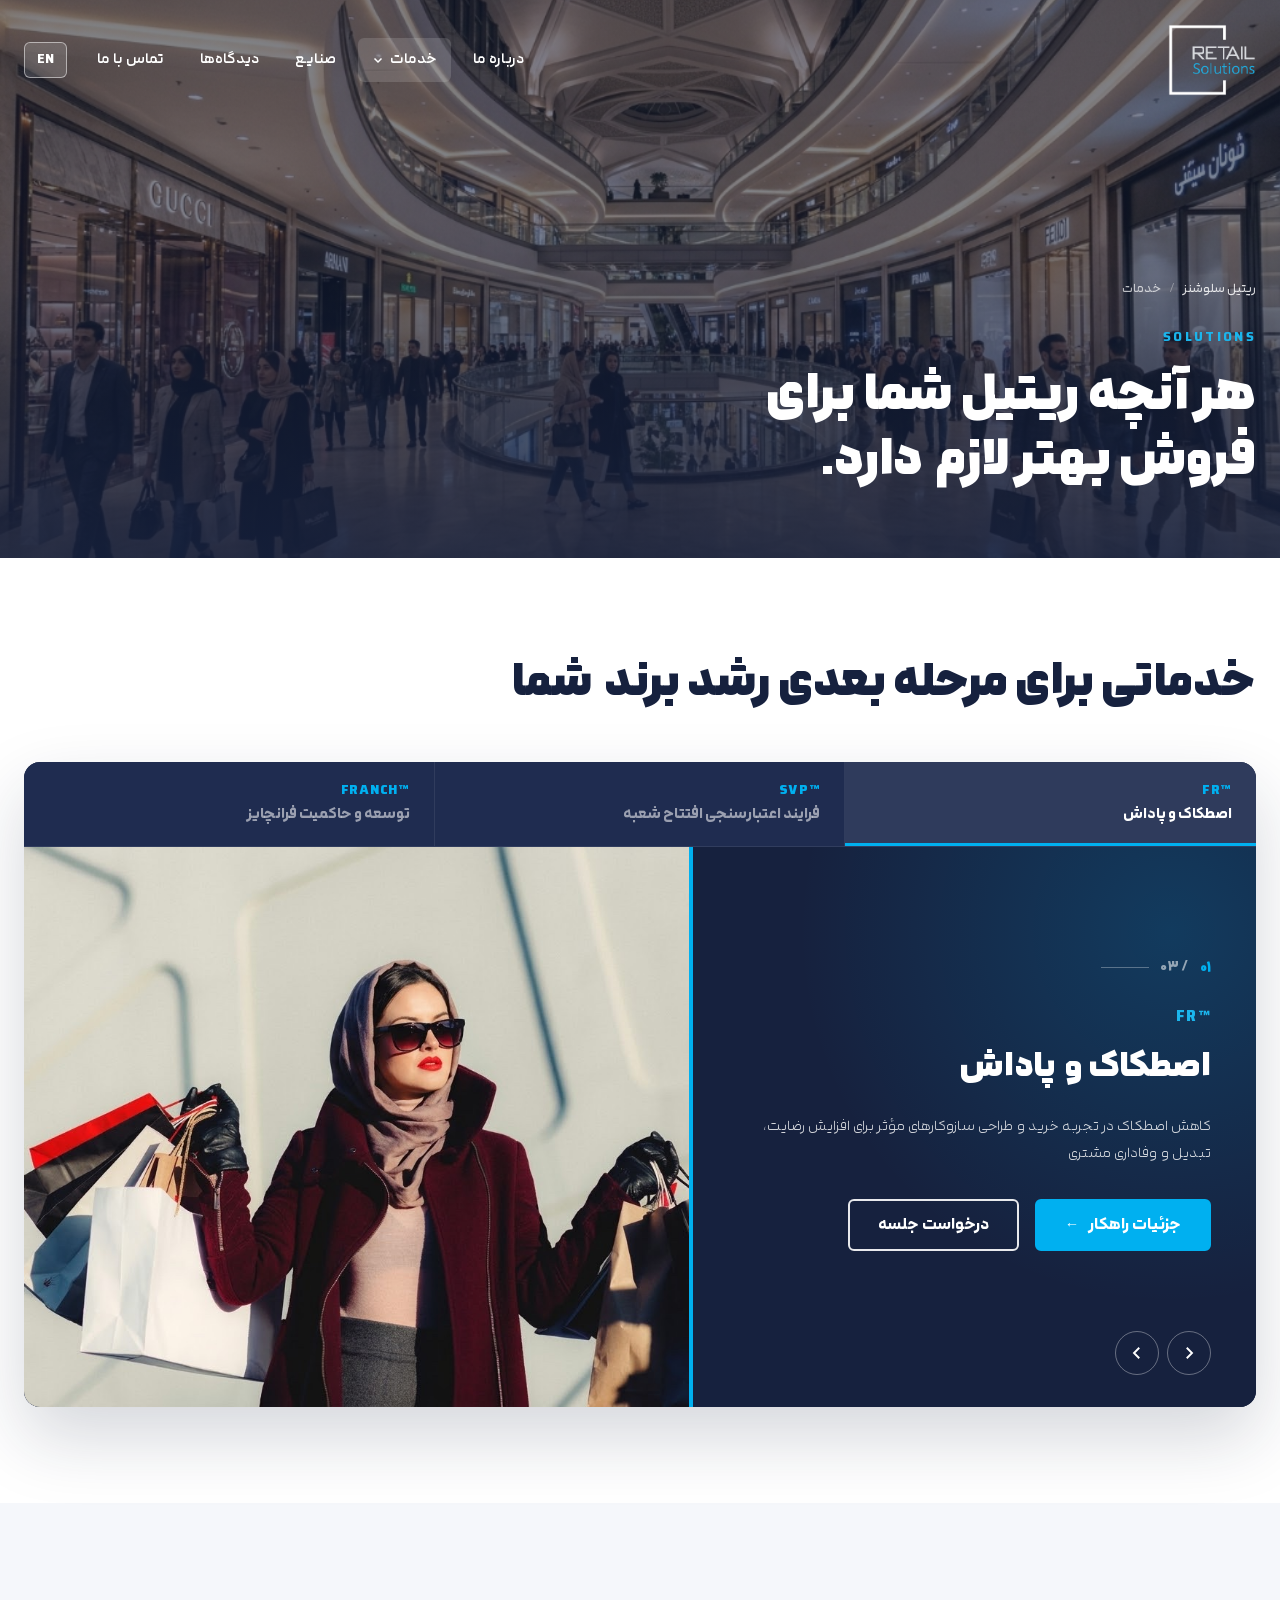
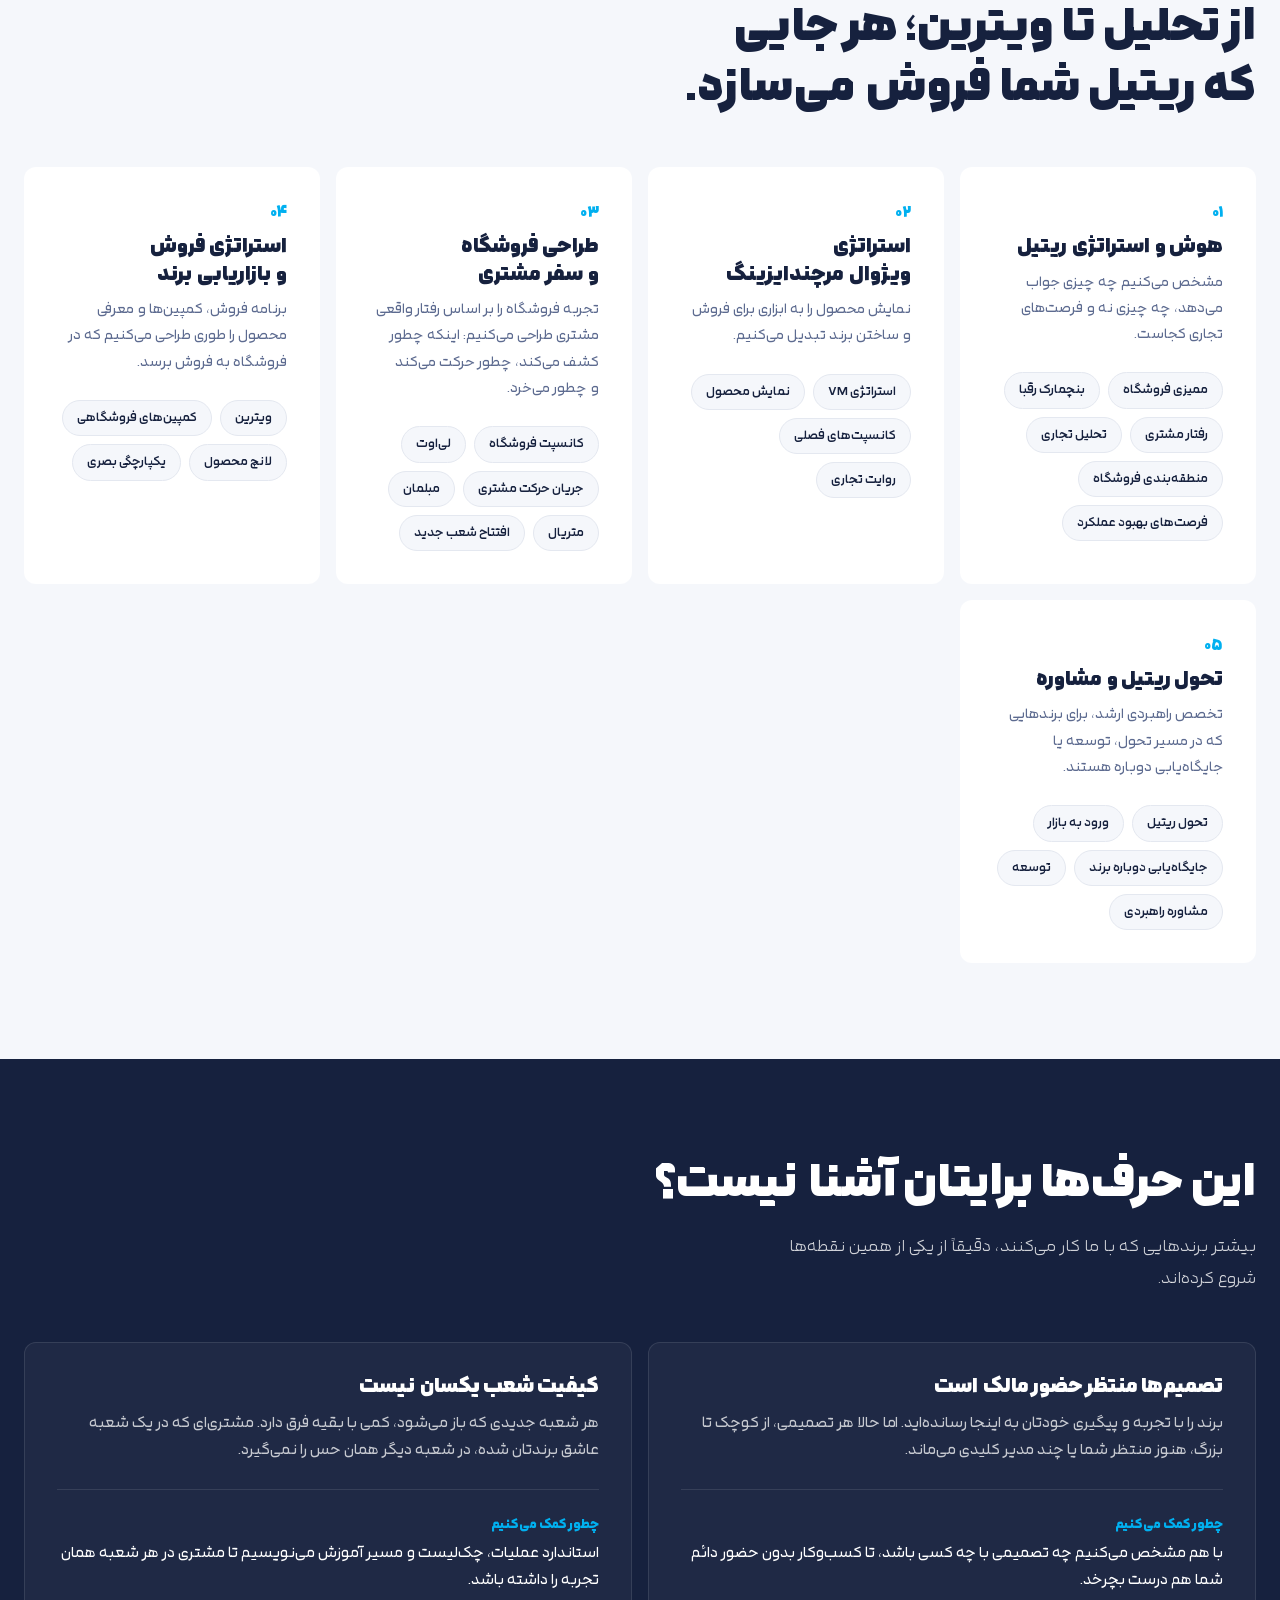
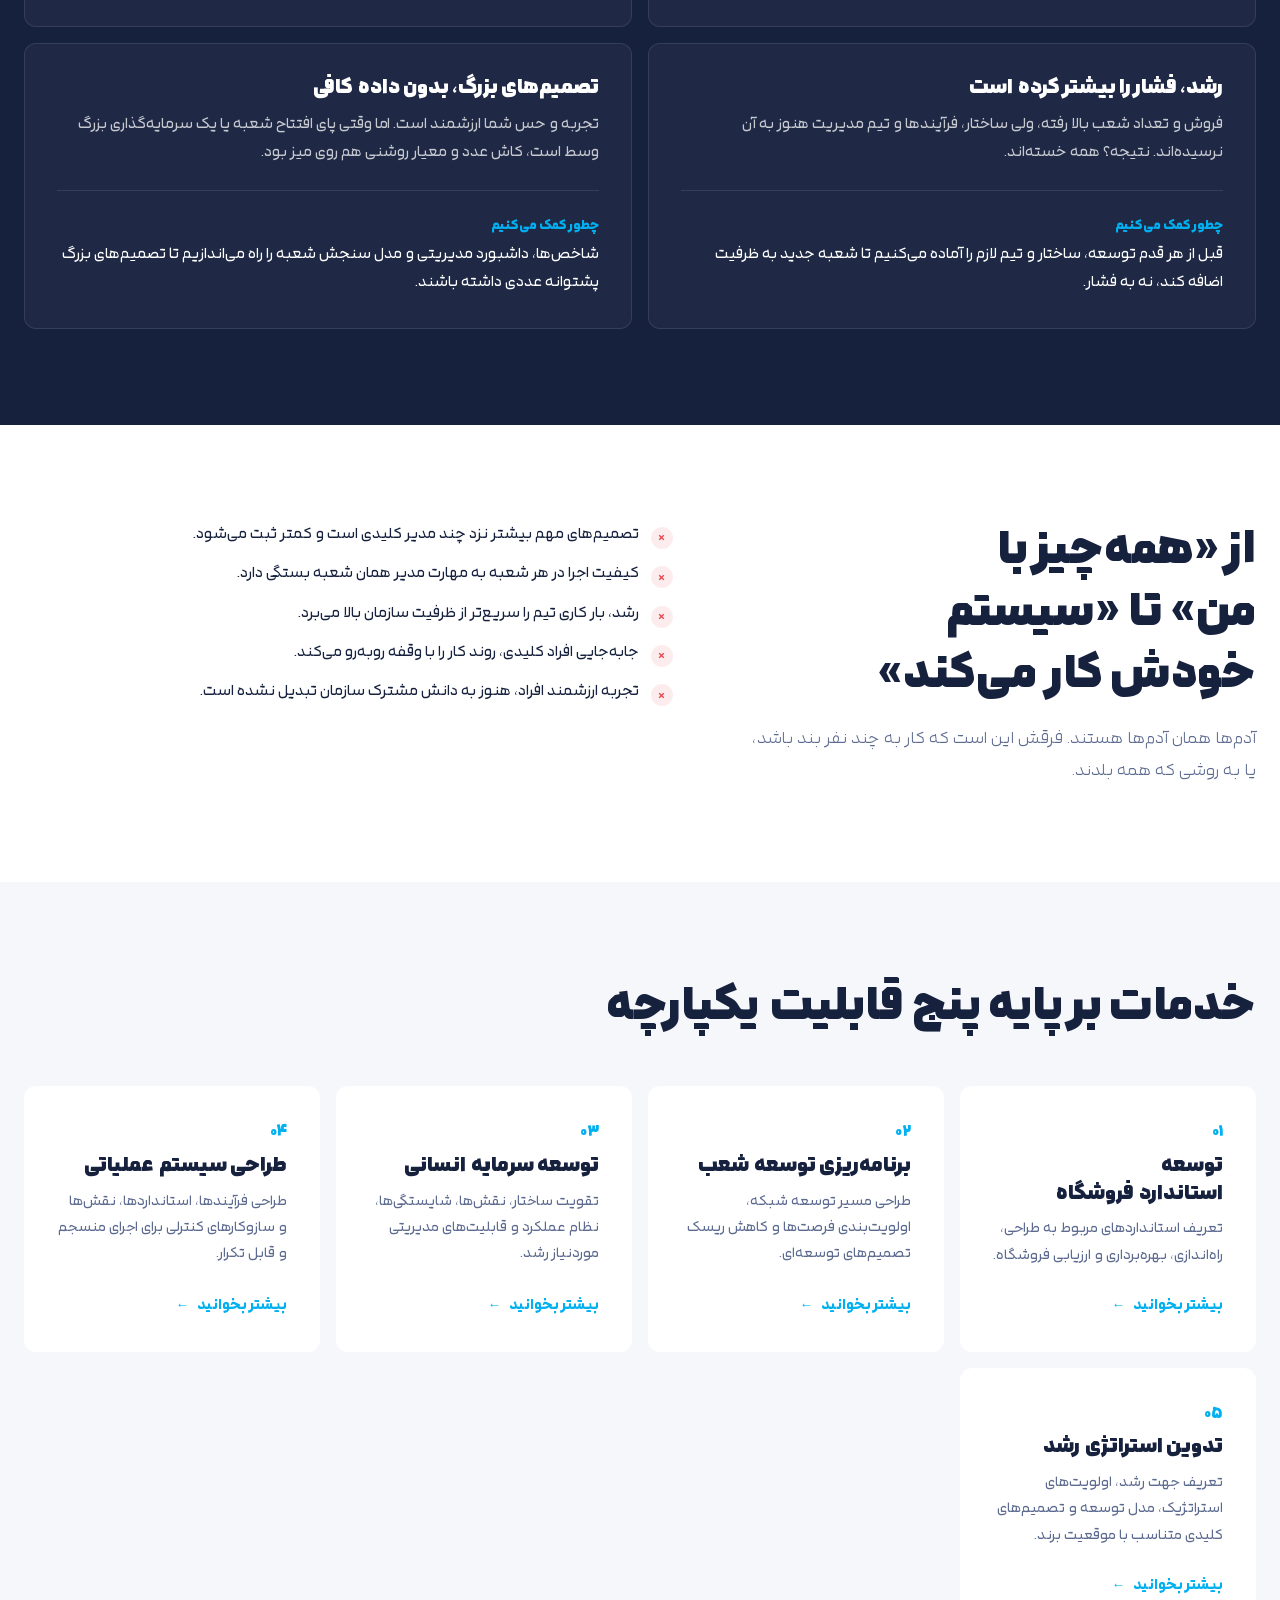
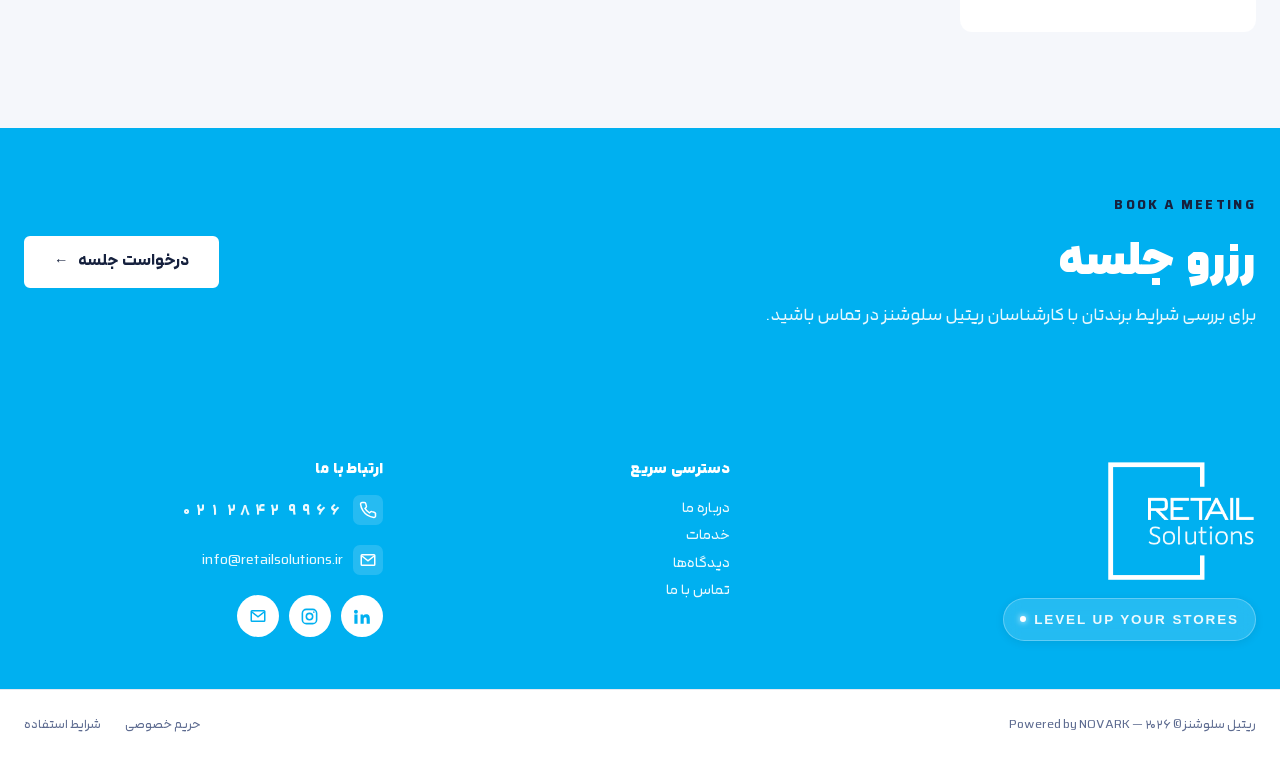
<file: solutions.html>
<!DOCTYPE html>
<html lang="fa" dir="rtl">
<head>
<meta charset="UTF-8">
<meta name="viewport" content="width=device-width, initial-scale=1">
<title>خدمات | ریتیل سلوشنز</title>
<meta name="description" content="">
<link rel="preconnect" href="https://fonts.googleapis.com">
<link rel="preconnect" href="https://fonts.gstatic.com" crossorigin>
<link href="https://fonts.googleapis.com/css2?family=Vazirmatn:wght@300;400;500;600;700;800&display=swap" rel="stylesheet">
<link rel="stylesheet" href="assets/css/site.css">
</head>
<body class="is-loading" data-page="solutions">

<!-- محتوای این صفحه از content/content.json ساخته می‌شود؛ ویرایش از پنل مدیریت (/admin) -->
<header class="site-header" id="site-header"></header>
<main></main>
<footer id="contact"></footer>

<noscript><p style="text-align:center;padding:40px">برای نمایش این سایت، جاوااسکریپت مرورگر را فعال کنید.</p></noscript>
<script src="assets/js/site.js"></script>
</body>
</html>
</file>
<file: assets/css/site.css>
/* Lahzeh (FaNum) — official corporate typeface */
@font-face{font-family:"Lahzeh";src:url("../fonts/Lahzeh-FaNum-Light.woff2") format("woff2"),url("../fonts/Lahzeh-FaNum-Light.ttf") format("truetype");font-weight:300;font-display:swap}
@font-face{font-family:"Lahzeh";src:url("../fonts/Lahzeh-FaNum-Regular.woff2") format("woff2"),url("../fonts/Lahzeh-FaNum-Regular.ttf") format("truetype");font-weight:400;font-display:swap}
@font-face{font-family:"Lahzeh";src:url("../fonts/Lahzeh-FaNum-Medium.woff2") format("woff2"),url("../fonts/Lahzeh-FaNum-Medium.ttf") format("truetype");font-weight:500;font-display:swap}
@font-face{font-family:"Lahzeh";src:url("../fonts/Lahzeh-FaNum-SemiBold.woff2") format("woff2"),url("../fonts/Lahzeh-FaNum-SemiBold.ttf") format("truetype");font-weight:600;font-display:swap}
@font-face{font-family:"Lahzeh";src:url("../fonts/Lahzeh-FaNum-Bold.woff2") format("woff2"),url("../fonts/Lahzeh-FaNum-Bold.ttf") format("truetype");font-weight:700;font-display:swap}
@font-face{font-family:"Lahzeh";src:url("../fonts/Lahzeh-FaNum-ExtraBold.woff2") format("woff2"),url("../fonts/Lahzeh-FaNum-ExtraBold.ttf") format("truetype");font-weight:800;font-display:swap}
@font-face{font-family:"Lahzeh";src:url("../fonts/Lahzeh-FaNum-Black.woff2") format("woff2"),url("../fonts/Lahzeh-FaNum-Black.ttf") format("truetype");font-weight:900;font-display:swap}

/* IRANSansX (FaNum) — local files, only downloaded when chosen in the admin */
@font-face{font-family:"IRANSansX";src:url("../fonts/IRANSansXFaNum-Light.ttf") format("truetype");font-weight:300;font-display:swap}
@font-face{font-family:"IRANSansX";src:url("../fonts/IRANSansXFaNum-Regular.ttf") format("truetype");font-weight:400;font-display:swap}
@font-face{font-family:"IRANSansX";src:url("../fonts/IRANSansXFaNum-Medium.ttf") format("truetype");font-weight:500;font-display:swap}
@font-face{font-family:"IRANSansX";src:url("../fonts/IRANSansXFaNum-DemiBold.ttf") format("truetype");font-weight:600;font-display:swap}
@font-face{font-family:"IRANSansX";src:url("../fonts/IRANSansXFaNum-Bold.ttf") format("truetype");font-weight:700;font-display:swap}
@font-face{font-family:"IRANSansX";src:url("../fonts/IRANSansXFaNum-ExtraBold.ttf") format("truetype");font-weight:800;font-display:swap}
/* =========================================================
   Design tokens
   ========================================================= */
:root{
  /* colors */
  --brand:#00b0f0;
  --brand-dark:#0096cc;
  --brand-accent:#1bb5ec;
  --navy:#16213e;
  --navy-2:#1f2c50;
  --muted:#5d6b90;
  --line:#e4e8f0;
  --surface:#f5f7fb;
  --white:#fff;

  /* type */
  --font:"Lahzeh", "Vazirmatn", "IRANSansX", Tahoma, sans-serif;
  --font-head:var(--font);
  /* text size multipliers — set from the admin (تایپوگرافی) */
  --ts:0.9; --ts-head:1; --ts-body:1;
  --fs-h1:clamp(38px, 5.6vw, 76px);
  --fs-h2:clamp(30px, 3.6vw, 48px);
  --fs-h3:clamp(22px, 2.2vw, 30px);
  --fs-h4:clamp(18px, 1.6vw, 22px);
  --fs-lead:clamp(17px, 1.4vw, 20px);
  --fs-body:16px;
  --fs-small:14px;
  --fs-eyebrow:13px;

  /* spacing scale (8px base) */
  --s-1:8px; --s-2:16px; --s-3:24px; --s-4:32px; --s-5:40px; --s-6:48px; --s-8:64px; --s-12:96px;
  --section:var(--s-12);
  --gutter:24px;
  --container:1240px;
  --radius:6px;
  --ease:cubic-bezier(.2,.7,.2,1);
}

/* =========================================================
   Base
   ========================================================= */
*,*::before,*::after{box-sizing:border-box}
html{scroll-behavior:smooth}
html,body{margin:0;padding:0}
body{font-family:var(--font);font-size:calc(var(--fs-body) * var(--ts,1) * var(--ts-body,1));font-weight:400;line-height:1.9;color:var(--navy);background:#fff;-webkit-font-smoothing:antialiased;text-rendering:optimizeLegibility;font-feature-settings:"calt" 1,"kern" 1}
a{color:var(--brand);text-decoration:none;transition:color .2s,background-color .2s,border-color .2s}
img{max-width:100%;height:auto;display:block}
h1,h2,h3,h4,p{margin:0}
h1,h2,h3,h4{font-weight:800;line-height:1.45;letter-spacing:0;text-wrap:balance;word-break:normal;overflow-wrap:break-word}
h1,h2,h3,h4,.h1-like,.ps-title,.tile-title,.stat b{font-family:var(--font-head)}
.h1-like,.ps-title,.tile-title{text-wrap:balance}
p{text-wrap:pretty;word-break:normal;overflow-wrap:break-word}
p + p{margin-top:var(--s-2)}
.latin{direction:ltr;unicode-bidi:isolate}
.bg-img{background-color:var(--navy);background-size:cover;background-position:center;background-repeat:no-repeat}

/* layout */
.container{width:100%;max-width:calc(var(--container) + var(--gutter) * 2);margin:0 auto;padding:0 var(--gutter)}
.section{padding:var(--section) 0}
.bg-brand{background:var(--brand);color:#fff}

/* shared text components */
.eyebrow{display:inline-block;font-size:calc(var(--fs-eyebrow) * var(--ts,1) * var(--ts-body,1));font-weight:700;letter-spacing:.2em;text-transform:uppercase;color:var(--brand);direction:ltr;margin-bottom:var(--s-2)}
.bg-brand .eyebrow{color:var(--navy)}
.h2{font-size:calc(var(--fs-h2) * var(--ts,1) * var(--ts-head,1));line-height:1.45;text-wrap:balance}
.lead{font-size:calc(var(--fs-lead) * var(--ts,1) * var(--ts-body,1));line-height:1.95;font-weight:300;text-wrap:pretty}

/* =========================================================
   Buttons — one system, three variants
   ========================================================= */
.btn{display:inline-flex;align-items:center;justify-content:center;gap:10px;height:52px;padding:0 28px;border:2px solid transparent;border-radius:var(--radius);font-family:inherit;font-size:calc(16px * var(--ts,1) * var(--ts-body,1));font-weight:600;line-height:1;white-space:nowrap;cursor:pointer;transition:background-color .25s var(--ease),color .25s var(--ease),border-color .25s var(--ease)}
.btn .arrow{display:inline-block;transition:transform .25s var(--ease)}
.btn:hover .arrow{transform:translateX(-4px)}
.btn-primary{background:var(--brand);border-color:var(--brand);color:#fff}
.btn-primary:hover{background:var(--brand-dark);border-color:var(--brand-dark);color:#fff}
.btn-outline{background:transparent;border-color:rgba(255,255,255,.9);color:#fff}
.btn-outline:hover{background:#fff;border-color:#fff;color:var(--navy)}
.btn-light{background:#fff;border-color:#fff;color:var(--navy)}
.btn-light:hover{background:transparent;color:#fff}
.btn-group{display:flex;flex-wrap:wrap;gap:var(--s-2)}

/* inline "read more" link */
.more{display:inline-flex;align-items:center;gap:8px;font-size:calc(15px * var(--ts,1) * var(--ts-body,1));font-weight:600;color:#fff}
.more .arrow{transition:transform .25s var(--ease)}

/* =========================================================
   Header
   ========================================================= */
.site-header{position:fixed;inset:0 0 auto 0;z-index:100;transition:background-color .3s,box-shadow .3s,backdrop-filter .3s}
.site-header .container{display:flex;align-items:center;justify-content:space-between;gap:var(--s-4);padding-top:var(--s-3);padding-bottom:var(--s-3);transition:padding .3s}
.site-header.scrolled{background:rgba(22,33,62,.92);backdrop-filter:blur(10px);-webkit-backdrop-filter:blur(10px);box-shadow:0 8px 30px rgba(0,0,0,.15)}
.site-header.scrolled .container{padding-top:12px;padding-bottom:12px}
.site-header.scrolled .site-logo{height:52px}
.site-logo{display:block;height:72px;flex-shrink:0;transition:height .3s}
.site-logo img{height:100%;width:auto}
.main-nav ul{list-style:none;margin:0;padding:0}
.main-nav > ul{display:flex;align-items:center;gap:var(--s-1)}
.main-nav li{position:relative}
.main-nav > ul > li > a{display:flex;align-items:center;gap:6px;height:44px;padding:0 14px;border-radius:var(--radius);color:#fff;font-size:calc(15px * var(--ts,1) * var(--ts-body,1));font-weight:500;white-space:nowrap}
.main-nav > ul > li > a:hover{background:rgba(255,255,255,.12)}
.main-nav .chev{width:12px;height:12px;transition:transform .2s}
.main-nav li:hover > a .chev{transform:rotate(180deg)}
.main-nav .lang a{border:1px solid rgba(255,255,255,.5);height:36px;padding:0 12px;font-size:calc(13px * var(--ts,1) * var(--ts-body,1));font-weight:700;margin-right:var(--s-1)}
.sub-menu{position:absolute;top:calc(100% + 8px);right:0;min-width:250px;padding:var(--s-1);background:#fff;border-radius:10px;box-shadow:0 16px 40px rgba(22,33,62,.18);opacity:0;visibility:hidden;transform:translateY(6px);transition:opacity .2s,transform .2s,visibility .2s;z-index:99}
.sub-menu::before{content:"";position:absolute;inset:-10px 0 auto 0;height:10px}
.main-nav li:hover > .sub-menu,.main-nav li:focus-within > .sub-menu{opacity:1;visibility:visible;transform:none}
.sub-menu a{display:flex;align-items:center;gap:var(--s-1);padding:10px 14px;border-radius:var(--radius);color:var(--navy);font-size:calc(14px * var(--ts,1) * var(--ts-body,1));font-weight:500;line-height:1.6}
.sub-menu a .latin{font-size:calc(11px * var(--ts,1) * var(--ts-body,1));font-weight:700;color:var(--brand);letter-spacing:.05em;min-width:58px}
.sub-menu a:hover{background:var(--surface);color:var(--brand)}
.menu-toggle{display:none;align-items:center;gap:var(--s-1);height:44px;padding:0 var(--s-2);background:rgba(255,255,255,.12);border:0;border-radius:var(--radius);color:#fff;font:600 15px var(--font);cursor:pointer}

/* =========================================================
   Hero
   ========================================================= */
/* Two layouts, chosen in the admin (اسلایدشو → سبک نمایش):
   .hero--split   : text on a navy panel, photo shown clean beside it (default)
   .hero--overlay : full-screen photo with the text on top                     */
.hero{--panel:44%;position:relative;display:grid;min-height:100vh;min-height:100svh;color:#fff;background:var(--navy);overflow:hidden}
/* all slides share one grid cell, so the hero grows to fit the longest text instead of cutting it */
.hero-slide{grid-area:1/1;position:relative;min-height:inherit;opacity:0;visibility:hidden;transition:opacity 1s ease,visibility 1s}
.hero-slide.is-active{opacity:1;visibility:visible;z-index:1}
.hero-media{position:absolute;inset:0;overflow:hidden;background:var(--navy-2)}
.hero-bg{position:absolute;inset:0;background-size:cover;background-position:center;transform:scale(1.06);transition:transform 8s linear}
.hero-slide.is-active .hero-bg{transform:scale(1)}
.hero-panel{position:relative;z-index:2;min-height:inherit;display:flex;align-items:center}
.hero-content{width:100%}
.hero-content > *{opacity:0;transform:translateY(22px);transition:opacity .8s var(--ease),transform .8s var(--ease)}
.hero-slide.is-active .hero-content > *{opacity:1;transform:none}
.hero-slide.is-active .hero-content > :nth-child(2){transition-delay:.12s}
.hero-slide.is-active .hero-content > :nth-child(3){transition-delay:.24s}
.hero-slide.is-active .hero-content > :nth-child(4){transition-delay:.36s}
.hero-slide.is-active .hero-content > :nth-child(5){transition-delay:.48s}
.hero-count{display:flex;align-items:center;gap:12px;margin-bottom:var(--s-3);font-size:calc(14px * var(--ts,1) * var(--ts-body,1));font-weight:700;color:rgba(255,255,255,.55)}
.hero-count b{color:var(--brand);font-size:calc(15px * var(--ts,1) * var(--ts-body,1))}
.hero-count::after{content:"";width:48px;height:1px;background:rgba(255,255,255,.3)}
.hero .eyebrow{display:block;color:var(--brand-accent);font-weight:600;margin-bottom:var(--s-2);direction:rtl;letter-spacing:0;font-size:calc(15px * var(--ts,1) * var(--ts-body,1));text-transform:none}
.hero h1,.hero .h1-like{font-size:calc(clamp(26px,3.1vw,46px) * var(--ts,1) * var(--ts-head,1));font-weight:800;line-height:1.45;color:#fff;margin:0;text-wrap:balance}
.hero-text{margin-top:var(--s-3);font-size:calc(clamp(15px,1.15vw,18px) * var(--ts,1) * var(--ts-body,1));line-height:2;font-weight:300;color:rgba(255,255,255,.82);text-wrap:pretty}
.hero-text p + p{margin-top:var(--s-2)}
.hero .btn{margin-top:var(--s-4)}

/* ---- split layout ---- */
.hero--split .hero-media{inset:0 auto 0 0;width:calc(100% - var(--panel))}           /* photo on the left (RTL) */
.hero--split .hero-media::before{content:"";position:absolute;inset:0 0 auto 0;height:170px;z-index:1;background:linear-gradient(180deg,rgba(13,20,40,.55),rgba(13,20,40,0))} /* keeps the menu readable */
.hero--split .hero-panel{width:var(--panel);margin-right:0;background:var(--navy);background-image:radial-gradient(circle at 85% 15%,rgba(0,176,240,.18),transparent 55%)}
.hero--split .hero-content{padding:150px clamp(28px,4vw,72px) 150px clamp(28px,3.5vw,64px)}
.hero--split .hero-panel::after{content:"";position:absolute;inset:0 auto 0 0;width:4px;background:var(--brand)}  /* thin accent where text meets photo */

/* ---- overlay layout ---- */
.hero--overlay .hero-slide::after{content:"";position:absolute;inset:0;z-index:1;background:linear-gradient(270deg,rgba(13,20,40,.92) 0%,rgba(13,20,40,.75) 40%,rgba(13,20,40,.15) 85%)}
.hero--overlay .hero-content{max-width:calc(var(--container) + var(--gutter) * 2);margin:0 auto;padding:150px var(--gutter) 150px}
.hero--overlay .hero-content > *{max-width:760px}

/* ---- controls ---- */
.hero-controls{position:absolute;z-index:5;bottom:var(--s-5);right:0;width:var(--panel);display:flex;align-items:center;gap:var(--s-3);padding:0 clamp(28px,4vw,72px)}
.hero--overlay .hero-controls{width:100%;max-width:calc(var(--container) + var(--gutter) * 2);right:50%;transform:translateX(50%);padding:0 var(--gutter)}
.hero-dots{display:flex;gap:10px}
.hero-dot{position:relative;width:48px;height:4px;padding:0;border:0;border-radius:4px;background:rgba(255,255,255,.25);cursor:pointer;overflow:hidden}
.hero-dot::before{content:"";position:absolute;inset:-10px 0}
.hero-dot span{position:absolute;inset:0;width:0;background:var(--brand);border-radius:4px}
.hero-dot.is-active span{animation:heroProgress var(--hero-interval,6s) linear forwards}
.hero.is-paused .hero-dot.is-active span{animation-play-state:paused}
.hero.no-autoplay .hero-dot.is-active span{animation:none;width:100%}
@keyframes heroProgress{from{width:0}to{width:100%}}
.hero-arrows{display:flex;gap:8px;margin-right:auto}
.hero-arrow{width:44px;height:44px;border-radius:50%;border:1px solid rgba(255,255,255,.35);background:transparent;color:#fff;display:flex;align-items:center;justify-content:center;cursor:pointer;transition:background-color .25s,border-color .25s,color .25s}
.hero-arrow:hover{background:#fff;border-color:#fff;color:var(--navy)}
.hero.single .hero-controls{display:none}
@media (prefers-reduced-motion:reduce){
  .hero-bg,.hero-slide,.hero-content > *{transition:none!important}
}

/* ---- products slideshow (services page) — reuses the hero slider ---- */
.hero.product-slider{--panel:46%;display:block;min-height:0;border-radius:16px;box-shadow:0 30px 70px rgba(22,33,62,.18)}
.product-slider .ps-stage{position:relative;display:grid;min-height:560px}
.product-slider .hero-media::before{display:none}
.product-slider .hero-content{padding:56px clamp(24px,3.5vw,56px) 104px}
.product-slider .hero-controls{bottom:32px;padding:0 clamp(24px,3.5vw,56px)}
.product-slider .hero-arrows{margin-right:0}
.ps-tabs{display:grid;grid-auto-flow:column;grid-auto-columns:1fr;background:var(--navy-2);border-bottom:1px solid rgba(255,255,255,.08)}
.ps-tabs .hero-dot{width:auto;height:auto;border-radius:0;background:transparent;padding:18px 24px 20px;display:flex;flex-direction:column;align-items:flex-start;gap:2px;font:inherit;text-align:right;color:rgba(255,255,255,.55);transition:background-color .25s,color .25s}
.ps-tabs .hero-dot + .hero-dot{border-right:1px solid rgba(255,255,255,.08)}
.ps-tabs .hero-dot:hover{color:#fff;background:rgba(255,255,255,.04)}
.ps-tabs .hero-dot.is-active{color:#fff;background:rgba(255,255,255,.07)}
.ps-tabs .hero-dot b{font-size:calc(13px * var(--ts,1) * var(--ts-body,1));font-weight:800;letter-spacing:.06em;color:var(--brand);direction:ltr}
.ps-tabs .hero-dot em{font-style:normal;font-weight:600;font-size:calc(15px * var(--ts,1) * var(--ts-body,1));line-height:1.6}
.ps-tabs .hero-dot span{inset:auto 0 0 auto;height:3px;border-radius:0}
.ps-tag{display:inline-block;margin-bottom:var(--s-2);font-size:calc(15px * var(--ts,1) * var(--ts-head,1));font-weight:800;letter-spacing:.1em;color:var(--brand-accent);direction:ltr}
.ps-title{font-size:calc(clamp(26px,2.6vw,40px) * var(--ts,1) * var(--ts-head,1));line-height:1.4;color:#fff}
.ps-points{margin-top:var(--s-3)}
.ps-points > b{display:block;margin-bottom:var(--s-1);font-size:calc(13px * var(--ts,1) * var(--ts-body,1));font-weight:600;color:rgba(255,255,255,.55)}
.ps-points .checks{gap:8px}
.ps-points .checks li{color:rgba(255,255,255,.9);font-size:calc(15px * var(--ts,1) * var(--ts-body,1))}
.product-slider .btn-group{margin-top:var(--s-4)}
.product-slider .btn{margin-top:0}

/* page loading state (content comes from content/content.json) */
body.is-loading main,body.is-loading footer{visibility:hidden}
.load-error{max-width:640px;margin:160px auto;padding:var(--s-4);text-align:center;border:1px solid var(--line);border-radius:12px;color:var(--navy)}

/* =========================================================
   Intro (What we do)
   ========================================================= */
.intro{padding-bottom:calc(var(--section) + 140px)}
.intro .container{display:grid;grid-template-columns:5fr 7fr;gap:var(--s-8);align-items:start}
.intro h2{font-size:calc(var(--fs-h2) * var(--ts,1) * var(--ts-head,1));color:#fff}
.intro .lead{color:#fff;max-width:620px}
.intro .btn{margin-top:var(--s-4)}

/* =========================================================
   Services grid (overlaps the cyan band above)
   ========================================================= */
.services{padding-top:0}
.services .container{margin-top:-140px;position:relative}
.services-grid{display:grid;grid-template-columns:1fr 1fr;gap:var(--s-2)}
.services-left{display:grid;grid-template-columns:1fr 1fr;grid-template-rows:1.25fr 1fr;gap:var(--s-2)}
.card{position:relative;display:flex;flex-direction:column;justify-content:flex-end;padding:var(--s-4);color:#fff;overflow:hidden;min-height:400px;border-radius:12px;box-shadow:0 18px 40px rgba(22,33,62,.12)}
.card p{max-width:440px}
.card::before{content:"";position:absolute;inset:0;background:inherit;background-size:cover;background-position:center;transition:transform .6s var(--ease);z-index:0}
.card::after{content:"";position:absolute;inset:0;background:linear-gradient(180deg,rgba(22,33,62,.05) 20%,rgba(22,33,62,.85) 100%);transition:background-color .3s;z-index:0}
.card:hover::before{transform:scale(1.05)}
.card:hover::after{background-color:rgba(22,33,62,.2)}
.card > *{position:relative;z-index:1}
.card .card-link{position:absolute;inset:0;z-index:3}
.card .eyebrow,.tile .eyebrow{align-self:flex-start;background:var(--brand);color:#fff;font-size:calc(11px * var(--ts,1) * var(--ts-body,1));letter-spacing:.14em;line-height:1;padding:6px 10px;border-radius:4px;margin-bottom:var(--s-2)}
.card h3{font-size:calc(var(--fs-h3) * var(--ts,1) * var(--ts-head,1));color:#fff;margin-bottom:var(--s-1);line-height:1.45;text-wrap:balance}
.card p{font-size:calc(15px * var(--ts,1) * var(--ts-body,1));line-height:1.85;color:rgba(255,255,255,.88);text-wrap:pretty}
.card .more{margin-top:var(--s-2)}
.card:hover .more .arrow{transform:translateX(-4px)}
.card-wide{grid-column:1 / -1;min-height:340px}
.card-tall{min-height:100%;padding:var(--s-6)}
.card-tall h3{font-size:calc(var(--fs-h2) * var(--ts,1) * var(--ts-head,1));margin-bottom:var(--s-2);line-height:1.45;text-wrap:balance}
.card-tall p{font-size:calc(var(--fs-lead) * var(--ts,1) * var(--ts-body,1));max-width:520px;text-wrap:pretty}

/* =========================================================
   Story (Who we are)
   ========================================================= */
.story .container{display:grid;grid-template-columns:7fr 5fr;gap:var(--s-8);align-items:stretch}
.story h2{font-size:calc(var(--fs-h2) * var(--ts,1) * var(--ts-head,1));color:var(--navy);margin-bottom:var(--s-3);line-height:1.55;text-wrap:balance}
.story h2 em{font-style:normal;color:var(--brand)}
.story .lead{color:var(--muted);max-width:660px;line-height:1.95;text-wrap:pretty}
.story .lead strong{color:var(--navy);font-weight:700}
.story .container.story--single{display:block;max-width:960px;margin:0 auto}
.story .container.story--single h2{max-width:100%;font-size:calc(clamp(22px, 2.5vw, 35px) * var(--ts,1) * var(--ts-head,1));line-height:1.75;font-weight:700;text-wrap:balance}
.stats{display:grid;grid-template-columns:repeat(3,1fr);margin-top:var(--s-6);border-top:1px solid var(--line)}
.stat{padding:var(--s-3) var(--s-3) 0 0}
.stat + .stat{border-right:1px solid var(--line);padding-right:var(--s-3)}
.stat:first-child{padding-right:0}
.stat b{display:block;font-size:calc(clamp(36px,4vw,52px) * var(--ts,1) * var(--ts-head,1));font-weight:800;line-height:1.1;color:var(--brand)}
.stat span{display:block;margin-top:var(--s-1);font-size:calc(var(--fs-small) * var(--ts,1) * var(--ts-body,1));color:var(--muted)}
.cta-box{background:var(--navy);color:#fff;border-radius:12px;padding:var(--s-6);display:flex;flex-direction:column;justify-content:center}
.cta-box h3{font-size:calc(var(--fs-h3) * var(--ts,1) * var(--ts-head,1));color:#fff;margin-bottom:var(--s-2)}
.cta-box p{color:rgba(255,255,255,.78)}
.cta-box .btn-group{margin-top:var(--s-4)}

/* =========================================================
   Customer pains (What you face)
   ========================================================= */
.pains{background:var(--navy);color:#fff}
.pains .container{display:grid;grid-template-columns:5fr 7fr;gap:var(--s-8);align-items:center}
.pains-media{aspect-ratio:4/5;border-radius:14px;border:1px solid rgba(255,255,255,.12);box-shadow:0 24px 60px rgba(0,0,0,.35);overflow:hidden}
.pains h2{font-size:calc(var(--fs-h2) * var(--ts,1) * var(--ts-head,1));color:#fff;margin-bottom:var(--s-2)}
.pains .lead{color:rgba(255,255,255,.75)}
.pain-list{list-style:none;margin:var(--s-5) 0 0;padding:0;display:grid;gap:var(--s-2)}
.pain-item{display:flex;align-items:center;gap:var(--s-3);padding:var(--s-3);background:rgba(255,255,255,.04);border:1px solid rgba(255,255,255,.1);border-radius:10px;transition:border-color .25s,background-color .25s}
.pain-item:hover{border-color:var(--brand);background:rgba(0,176,240,.08)}
.pain-item .num{flex-shrink:0;font-size:calc(28px * var(--ts,1) * var(--ts-head,1));font-weight:800;line-height:1;color:var(--brand)}
.pain-item h4{font-size:calc(var(--fs-h4) * var(--ts,1) * var(--ts-head,1));font-weight:600;line-height:1.6;color:#fff}
.pains-close{margin-top:var(--s-4);padding-right:var(--s-3);border-right:3px solid var(--brand);font-size:calc(var(--fs-lead) * var(--ts,1) * var(--ts-body,1));font-weight:500;line-height:1.9;color:#fff}

/* =========================================================
   Difference + video (How we help)
   ========================================================= */
.discover .container{display:grid;grid-template-columns:5fr 7fr;gap:var(--s-8);align-items:center}
.discover h2{font-size:calc(var(--fs-h2) * var(--ts,1) * var(--ts-head,1));color:#fff;margin-bottom:var(--s-3)}
.discover .lead{color:#fff;max-width:520px}
.pains .lead{max-width:560px}
.discover .btn{margin-top:var(--s-4)}
.video{position:relative;aspect-ratio:16/9;border-radius:12px;overflow:hidden;background:var(--navy);box-shadow:0 24px 60px rgba(22,33,62,.25)}
.video .bg-img{position:absolute;inset:0;transition:transform .6s var(--ease)}
.video::after{content:"";position:absolute;inset:0;background:rgba(22,33,62,.25)}
.video:hover .bg-img{transform:scale(1.04)}
.video-play{position:absolute;top:50%;left:50%;transform:translate(-50%,-50%);z-index:1;width:76px;height:76px;border-radius:50%;background:#fff;border:0;cursor:pointer;display:flex;align-items:center;justify-content:center;box-shadow:0 0 0 10px rgba(255,255,255,.25);transition:box-shadow .3s,transform .3s}
.video iframe{position:absolute;inset:0;width:100%;height:100%;border:0;z-index:2}
.video-play::before{content:"";border-style:solid;border-width:11px 0 11px 18px;border-color:transparent transparent transparent var(--brand);margin-left:5px}
.video:hover .video-play{box-shadow:0 0 0 16px rgba(255,255,255,.2)}

/* =========================================================
   Solution tiles
   ========================================================= */
.section-head{display:flex;align-items:flex-end;justify-content:space-between;gap:var(--s-3);margin-bottom:var(--s-5)}
.section-head h2{font-size:calc(var(--fs-h2) * var(--ts,1) * var(--ts-head,1))}
.section-head .link{font-weight:600;font-size:calc(15px * var(--ts,1) * var(--ts-body,1));display:inline-flex;gap:8px;align-items:center}
.section-head .link:hover{color:var(--navy)}
.tiles-grid{display:grid;grid-template-columns:repeat(4,1fr);grid-template-rows:300px 230px;gap:var(--s-2)}
.tile{position:relative;overflow:hidden;display:block;color:#fff;border-radius:12px;isolation:isolate}
.tile-lg{grid-column:1 / 3;grid-row:1 / 3}
.tile-md{grid-column:3 / 5;grid-row:1}
.tile-image{position:absolute;inset:0;transition:transform .6s var(--ease)}
.tile::after{content:"";position:absolute;inset:0;background:linear-gradient(180deg,rgba(0,0,0,0) 35%,rgba(22,33,62,.85) 100%)}
.tile:hover .tile-image{transform:scale(1.08)}
.tile-text{position:absolute;inset:auto 0 0 0;z-index:1;padding:var(--s-3)}
.tile .eyebrow{margin-bottom:var(--s-1)}
.tile-title{font-size:calc(var(--fs-h4) * var(--ts,1) * var(--ts-head,1));font-weight:700;line-height:1.5;color:#fff}
.tile-lg .tile-text{padding:var(--s-4)}
.tile-lg .tile-title{font-size:calc(var(--fs-h3) * var(--ts,1) * var(--ts-head,1))}

/* =========================================================
   Industries carousel
   ========================================================= */
/* two white sections in a row share one gap (order is editable in the admin) */
.is-light + .is-light{padding-top:0}
.industries .eyebrow{display:block;text-align:center;margin-bottom:var(--s-3)}
.logo-carousel{position:relative;padding:0 var(--s-6)}
.logo-viewport{overflow:hidden;direction:ltr}
.logo-track{display:flex;transition:transform .6s var(--ease)}
.logo-item{flex:0 0 auto;padding:0 6px;direction:rtl}
.logo-box{height:88px;display:flex;align-items:center;justify-content:center;padding:0 var(--s-2);background:var(--surface);border:1px solid var(--line);border-radius:10px;color:var(--navy);font-size:calc(15px * var(--ts,1) * var(--ts-body,1));font-weight:600;text-align:center;transition:border-color .25s,color .25s,background-color .25s}
.logo-box:hover{border-color:var(--brand);color:var(--brand);background:#fff}
.logo-nav{position:absolute;top:50%;transform:translateY(-50%);width:40px;height:40px;border-radius:50%;border:1px solid var(--line);background:#fff;color:var(--navy);cursor:pointer;display:flex;align-items:center;justify-content:center;padding:0;transition:all .25s}
.logo-nav:hover{background:var(--brand);border-color:var(--brand);color:#fff}
.logo-prev{right:0}
.logo-next{left:0}

/* =========================================================
   Footer
   ========================================================= */
.footer-main{padding:var(--s-8) 0 var(--s-6)}
.footer-grid{display:grid;grid-template-columns:minmax(240px, 1.6fr) 1fr 1.2fr;gap:var(--s-6);align-items:start}
.footer-brand{display:flex;flex-direction:column;align-items:flex-start}
.footer-logo img{width:150px;height:auto;display:block}
.footer-tagline{margin-top:16px;margin-bottom:0;display:inline-flex;align-items:center;gap:8px;padding:7px 16px;background:rgba(255,255,255,.14);border:1px solid rgba(255,255,255,.28);border-radius:999px;color:#fff;font-family:-apple-system,BlinkMacSystemFont,"Segoe UI",Roboto,"Helvetica Neue",Arial,sans-serif;font-size:12.5px;font-weight:700;letter-spacing:.14em;text-transform:uppercase;line-height:1;direction:ltr;align-self:flex-start;box-shadow:0 2px 10px rgba(0,0,0,.08);backdrop-filter:blur(8px);-webkit-backdrop-filter:blur(8px);transition:all .25s ease;user-select:none}
.footer-tagline:hover{background:rgba(255,255,255,.24);border-color:rgba(255,255,255,.45);transform:translateY(-1px)}
.footer-tagline::before{content:"";display:inline-block;width:6px;height:6px;border-radius:50%;background:#fff;box-shadow:0 0 6px #fff;flex-shrink:0}
.footer-contact-item{margin:0 0 10px}
.footer-contact-link{display:inline-flex;align-items:center;gap:10px;color:rgba(255,255,255,.94);font-size:calc(15px * var(--ts,1) * var(--ts-body,1));line-height:1.6;transition:all .2s ease;text-decoration:none}
.footer-contact-link:hover{color:#fff;text-decoration:none}
html[dir="rtl"] .footer-contact-link:hover{transform:translateX(-3px)}
html[dir="ltr"] .footer-contact-link:hover{transform:translateX(3px)}
.footer-contact-icon{width:30px;height:30px;border-radius:7px;background:rgba(255,255,255,.15);display:flex;align-items:center;justify-content:center;color:#fff;flex-shrink:0;transition:background-color .2s ease}
.footer-contact-link:hover .footer-contact-icon{background:rgba(255,255,255,.3)}
.footer-phone{font-family:inherit;font-weight:600;letter-spacing:.04em;font-feature-settings:"tnum";direction:ltr;display:inline-block}
.channel-phone{font-family:inherit;font-weight:600;letter-spacing:.04em;font-feature-settings:"tnum";direction:ltr;display:inline-block}
.footer-main h4{font-size:calc(15px * var(--ts,1) * var(--ts-head,1));font-weight:700;color:#fff;margin-bottom:var(--s-2);text-wrap:balance}
.footer-main p,.footer-main a{color:rgba(255,255,255,.92);font-size:calc(15px * var(--ts,1) * var(--ts-body,1));line-height:2;text-wrap:pretty}
.footer-main a:hover{color:#fff;text-decoration:underline;text-underline-offset:4px}
.footer-main ul{list-style:none;margin:0;padding:0}
.social{display:flex;gap:10px}
.footer-main .social a{width:42px;height:42px;border-radius:50%;background:#fff;color:var(--brand);display:flex;align-items:center;justify-content:center;text-decoration:none;transition:transform .25s,background-color .25s,color .25s}
.footer-main .social a:hover{background:var(--navy);color:#fff;transform:translateY(-2px)}
.footer-bottom{border-top:1px solid var(--line)}
.footer-bottom .container{display:flex;align-items:center;justify-content:space-between;gap:var(--s-2);padding-top:var(--s-3);padding-bottom:var(--s-3)}
.footer-bottom p{font-size:calc(13px * var(--ts,1) * var(--ts-body,1));color:var(--muted)}
.footer-links{display:flex;flex-wrap:wrap;gap:var(--s-1) var(--s-3)}
.footer-links a{font-size:calc(13px * var(--ts,1) * var(--ts-body,1));color:var(--muted)}
.footer-links a:hover{color:var(--brand)}

/* =========================================================
   Inner pages (about, solutions, details, insights, contact…)
   ========================================================= */
.main-nav > ul > li > a.is-current{background:rgba(255,255,255,.14)}
.page-hero{position:relative;min-height:62vh;display:flex;align-items:flex-end;color:#fff;background:var(--navy) center/cover no-repeat;overflow:hidden}
.page-hero::after{content:"";position:absolute;inset:0;background:linear-gradient(180deg,rgba(22,33,62,.55) 0%,rgba(22,33,62,.55) 40%,rgba(22,33,62,.9) 100%)}
.page-hero.no-img{min-height:auto}
.page-hero.no-img::after{background:radial-gradient(circle at 15% 20%,rgba(0,176,240,.25),transparent 55%)}
.page-hero .container{position:relative;z-index:1;padding-top:200px;padding-bottom:var(--s-8)}
.page-hero.no-img .container{padding-top:180px;padding-bottom:var(--s-6)}
.page-hero .eyebrow{color:var(--brand-accent)}
.page-hero h1{font-size:calc(clamp(28px,4vw,52px) * var(--ts,1) * var(--ts-head,1));line-height:1.4;max-width:880px;text-wrap:balance}
.page-hero h1 .tag{display:inline-block;font-size:.55em;vertical-align:middle;color:var(--brand-accent);direction:ltr;margin-left:var(--s-2)}
.page-hero .lead{max-width:720px;margin-top:var(--s-3);color:rgba(255,255,255,.85);text-wrap:pretty}
.page-hero .meta{display:flex;flex-wrap:wrap;gap:var(--s-1) var(--s-3);margin-top:var(--s-3);font-size:calc(14px * var(--ts,1) * var(--ts-body,1));color:rgba(255,255,255,.75)}
.crumbs{display:flex;flex-wrap:wrap;gap:8px;margin-bottom:var(--s-3);font-size:calc(13px * var(--ts,1) * var(--ts-body,1));color:rgba(255,255,255,.7)}
.crumbs a{color:rgba(255,255,255,.85)}
.crumbs a:hover{color:#fff}
.crumbs span[aria-hidden]{opacity:.5}

.surface{background:var(--surface)}
.sec-head{max-width:760px;margin-bottom:var(--s-6)}
.sec-head h2{font-size:calc(var(--fs-h2) * var(--ts,1) * var(--ts-head,1));line-height:1.45;text-wrap:balance}
.sec-head .lead{margin-top:var(--s-2);color:var(--muted);text-wrap:pretty}
.sec-head.center{margin-inline:auto;text-align:center}
.bg-brand .sec-head .lead,.pains .sec-head .lead{color:rgba(255,255,255,.8)}

/* split text block */
.split{display:grid;grid-template-columns:minmax(0, 1fr) minmax(0, 1.25fr);gap:var(--s-8);align-items:start}
.split h2{font-size:calc(var(--fs-h2) * var(--ts,1) * var(--ts-head,1));line-height:1.5;text-wrap:balance}
.split .lead{color:var(--muted);line-height:1.95;text-wrap:pretty}
.split .lead + .lead{margin-top:var(--s-2)}
.about-blocks{padding-top:var(--s-6)}
.about-block-item.split{grid-template-columns:minmax(0, 1.15fr) minmax(0, 1.35fr);gap:var(--s-8);align-items:start}
.about-block-item h2{font-size:calc(clamp(20px, 2.2vw, 32px) * var(--ts,1) * var(--ts-head,1));line-height:1.55;color:var(--navy);text-wrap:balance}
.about-block-item .lead{color:var(--muted);line-height:2;text-wrap:pretty}

/* generic cards */
.cards{display:grid;grid-template-columns:repeat(auto-fit,minmax(250px,1fr));gap:var(--s-2)}
.info-card{position:relative;display:flex;flex-direction:column;gap:var(--s-1);padding:var(--s-4);background:#fff;border:1px solid var(--line);border-radius:12px;color:var(--navy);transition:border-color .25s,box-shadow .25s,transform .25s}
a.info-card:hover{border-color:var(--brand);box-shadow:0 18px 40px rgba(22,33,62,.08);transform:translateY(-3px)}
.info-card .num{font-size:calc(15px * var(--ts,1) * var(--ts-head,1));font-weight:800;color:var(--brand)}
.info-card h3{font-size:calc(var(--fs-h4) * var(--ts,1) * var(--ts-head,1));line-height:1.5;text-wrap:balance}
.info-card p{color:var(--muted);font-size:calc(15px * var(--ts,1) * var(--ts-body,1));line-height:1.95;text-wrap:pretty}
.info-card .tag{direction:ltr;align-self:flex-start;font-size:calc(12px * var(--ts,1) * var(--ts-body,1));font-weight:700;letter-spacing:.12em;color:var(--brand)}
.info-card .more{color:var(--brand);margin-top:auto;padding-top:var(--s-2)}
a.info-card:hover .more .arrow{transform:translateX(-4px)}
.surface .info-card{border-color:transparent}

/* two highlighted statements (vision / mission) */
.duo{display:grid;grid-template-columns:1fr 1fr;gap:var(--s-2)}
.duo > div{padding:var(--s-5);border-radius:12px;background:var(--navy);color:#fff}
.duo > div:last-child{background:var(--brand)}
.duo h3{font-size:calc(var(--fs-h3) * var(--ts,1) * var(--ts-head,1));margin-bottom:var(--s-2)}
.duo p{font-size:calc(var(--fs-lead) * var(--ts,1) * var(--ts-body,1));line-height:1.9;color:rgba(255,255,255,.9)}

/* pillars */
.pillars{display:grid;grid-template-columns:repeat(4,1fr);gap:var(--s-2)}
.pillar{position:relative;padding:var(--s-5) var(--s-4);border-radius:12px;background:rgba(255,255,255,.06);border:1px solid rgba(255,255,255,.12)}
.pillar .num{display:block;font-size:calc(44px * var(--ts,1) * var(--ts-head,1));font-weight:800;line-height:1;color:var(--brand);margin-bottom:var(--s-3)}
.pillar h3{font-size:calc(var(--fs-h3) * var(--ts,1) * var(--ts-head,1));color:#fff}
.pillar p{margin-top:var(--s-1);color:rgba(255,255,255,.75)}

/* chips */
.chips{display:flex;flex-wrap:wrap;gap:8px;margin-top:var(--s-2)}
.chips span,.chips a{display:inline-flex;align-items:center;padding:6px 14px;border-radius:40px;background:var(--surface);border:1px solid var(--line);font-size:calc(13px * var(--ts,1) * var(--ts-body,1));font-weight:500;color:var(--navy)}
.chips a:hover{border-color:var(--brand);color:var(--brand)}

/* problem → help cards */
.pain-cards{display:grid;grid-template-columns:repeat(2,1fr);gap:var(--s-2)}
.pain-card{padding:var(--s-4);border-radius:12px;background:rgba(255,255,255,.04);border:1px solid rgba(255,255,255,.1)}
.pain-card h3{font-size:calc(var(--fs-h4) * var(--ts,1) * var(--ts-head,1));color:#fff;margin-bottom:var(--s-1)}
.pain-card p{color:rgba(255,255,255,.75)}
.pain-card .help{margin-top:var(--s-3);padding-top:var(--s-3);border-top:1px solid rgba(255,255,255,.1)}
.pain-card .help b{display:block;color:var(--brand);font-size:calc(13px * var(--ts,1) * var(--ts-body,1));margin-bottom:4px}
.pain-card .help p{color:#fff}

/* checklists & numbered steps */
.checks{list-style:none;margin:0;padding:0;display:grid;gap:12px}
.checks li{position:relative;padding-right:34px;line-height:1.9}
.checks li::before{content:"";position:absolute;right:0;top:6px;width:22px;height:22px;border-radius:50%;background:rgba(0,176,240,.12) url("data:image/svg+xml,%3Csvg xmlns='http://www.w3.org/2000/svg' viewBox='0 0 24 24' fill='none' stroke='%2300b0f0' stroke-width='3'%3E%3Cpath d='M5 12l5 5 9-10'/%3E%3C/svg%3E") center/13px no-repeat}
.checks.cross li::before{background:rgba(229,72,77,.1) url("data:image/svg+xml,%3Csvg xmlns='http://www.w3.org/2000/svg' viewBox='0 0 24 24' fill='none' stroke='%23e5484d' stroke-width='3'%3E%3Cpath d='M7 7l10 10M17 7L7 17'/%3E%3C/svg%3E") center/11px no-repeat}
.steps{list-style:none;margin:0;padding:0;display:grid;gap:var(--s-2);counter-reset:step}
.steps li{counter-increment:step;display:flex;align-items:center;gap:var(--s-3);padding:var(--s-3);background:#fff;border:1px solid var(--line);border-radius:12px;font-weight:500}
.steps li::before{content:counter(step,persian);flex-shrink:0;width:44px;height:44px;border-radius:50%;background:var(--navy);color:#fff;display:flex;align-items:center;justify-content:center;font-weight:800;font-size:calc(18px * var(--ts,1) * var(--ts-body,1))}

/* detail page layout */
.detail-grid{display:grid;grid-template-columns:1fr 1fr;gap:var(--s-2)}
.detail-box{padding:var(--s-5);border-radius:12px;background:#fff;border:1px solid var(--line)}
.detail-box h3{font-size:calc(var(--fs-h4) * var(--ts,1) * var(--ts-head,1));line-height:1.5;text-wrap:balance;margin-bottom:var(--s-2)}
.detail-box h3::before{content:"";display:inline-block;width:10px;height:10px;border-radius:3px;background:var(--brand);margin-left:10px;vertical-align:middle}
.detail-box p{color:var(--muted);line-height:2;text-wrap:pretty}
.impact-row{display:grid;grid-template-columns:repeat(auto-fit,minmax(200px,1fr));gap:var(--s-2)}
.impact{padding:var(--s-4);border-radius:12px;background:var(--brand);color:#fff;font-weight:700;font-size:calc(var(--fs-h4) * var(--ts,1) * var(--ts-head,1));line-height:1.6;text-wrap:balance}
.note{margin-top:var(--s-3);font-size:calc(13px * var(--ts,1) * var(--ts-body,1));color:var(--muted);text-wrap:pretty}
.bg-brand .note{color:rgba(255,255,255,.8)}

/* FAQ */
.faq{display:grid;gap:10px;max-width:860px}
.faq details{border:1px solid var(--line);border-radius:12px;background:#fff;overflow:hidden}
.faq summary{list-style:none;cursor:pointer;display:flex;align-items:center;justify-content:space-between;gap:var(--s-2);padding:var(--s-3);font-weight:700;line-height:1.5;text-wrap:balance}
.faq summary::-webkit-details-marker{display:none}
.faq summary::after{content:"+";flex-shrink:0;width:28px;height:28px;border-radius:50%;background:var(--surface);color:var(--brand);display:flex;align-items:center;justify-content:center;font-size:calc(20px * var(--ts,1) * var(--ts-body,1));font-weight:400;transition:transform .25s}
.faq details[open] summary::after{transform:rotate(45deg)}
.faq details p{padding:0 var(--s-3) var(--s-3);color:var(--muted);line-height:2;text-wrap:pretty}

/* articles */
.post-grid{display:grid;grid-template-columns:repeat(auto-fill,minmax(300px,1fr));gap:var(--s-3)}
.post-card{display:flex;flex-direction:column;border-radius:12px;overflow:hidden;background:#fff;border:1px solid var(--line);color:var(--navy);transition:box-shadow .25s,transform .25s}
.post-card:hover{box-shadow:0 18px 40px rgba(22,33,62,.1);transform:translateY(-3px)}
.post-card .thumb{aspect-ratio:16/10;background:var(--navy) center/cover;transition:transform .6s var(--ease)}
.post-card .thumb-wrap{overflow:hidden}
.post-card:hover .thumb{transform:scale(1.05)}
.post-card .body{padding:var(--s-3) var(--s-3) var(--s-4);display:flex;flex-direction:column;gap:var(--s-1);flex:1}
.post-meta{display:flex;flex-wrap:wrap;gap:6px 14px;font-size:calc(13px * var(--ts,1) * var(--ts-body,1));color:var(--muted)}
.post-meta .type{color:var(--brand);font-weight:700}
.post-card h3{font-size:calc(var(--fs-h4) * var(--ts,1) * var(--ts-head,1));line-height:1.5;text-wrap:balance}
.post-card p{color:var(--muted);font-size:calc(15px * var(--ts,1) * var(--ts-body,1));line-height:1.9;text-wrap:pretty}
.post-card .more{color:var(--brand);margin-top:auto;padding-top:var(--s-2)}
.post-card.featured{grid-column:1/-1;display:grid;grid-template-columns:7fr 5fr}
.post-card.featured .thumb{aspect-ratio:auto;height:100%;min-height:340px}
.post-card.featured .body{padding:var(--s-6) var(--s-5);justify-content:center}
.post-card.featured h3{font-size:calc(var(--fs-h3) * var(--ts,1) * var(--ts-head,1));line-height:1.45;text-wrap:balance}

/* long-form text */
.prose{max-width:760px;margin:0 auto;font-size:calc(18px * var(--ts,1) * var(--ts-body,1));line-height:2.15;color:#2a3553}
.prose p{margin:0 0 1.4em;text-wrap:pretty}
.prose h2{font-size:calc(var(--fs-h3) * var(--ts,1) * var(--ts-head,1));margin:1.6em 0 .6em;color:var(--navy);line-height:1.45;text-wrap:balance}
.prose h3{font-size:calc(var(--fs-h4) * var(--ts,1) * var(--ts-head,1));margin:1.4em 0 .5em;color:var(--navy);line-height:1.5;text-wrap:balance}
.prose ul{margin:0 0 1.4em;padding-right:1.2em}
.prose blockquote{margin:1.6em 0;padding:var(--s-2) var(--s-3);border-right:4px solid var(--brand);background:var(--surface);border-radius:8px;font-weight:500;text-wrap:pretty}
.prose > :first-child{margin-top:0}
.article-cover{max-width:1000px;margin:0 auto var(--s-6);aspect-ratio:16/8;border-radius:16px;background:var(--navy) center/cover;box-shadow:0 24px 60px rgba(22,33,62,.15)}

/* CTA band (bottom of inner pages) */
.cta-band{background:var(--brand);color:#fff}
.cta-band .container{display:flex;align-items:center;justify-content:space-between;gap:var(--s-4);padding-top:var(--s-8);padding-bottom:var(--s-8)}
.cta-band h2{font-size:calc(var(--fs-h2) * var(--ts,1) * var(--ts-head,1));line-height:1.45;text-wrap:balance}
.cta-band p{margin-top:var(--s-1);font-size:calc(var(--fs-lead) * var(--ts,1) * var(--ts-body,1));color:rgba(255,255,255,.9);text-wrap:pretty}
.cta-band .eyebrow{color:var(--navy)}

/* contact */
.contact-grid{display:grid;grid-template-columns:5fr 7fr;gap:var(--s-3);align-items:start}
.contact-card{padding:var(--s-5);border-radius:16px;background:var(--navy);color:#fff;position:sticky;top:110px}
.contact-card h2{font-size:calc(var(--fs-h3) * var(--ts,1) * var(--ts-head,1));margin-bottom:var(--s-3);line-height:1.45;text-wrap:balance}
.channel{display:flex;align-items:center;gap:var(--s-2);padding:var(--s-2) 0;border-bottom:1px solid rgba(255,255,255,.1);color:#fff;word-break:break-all}
.channel:last-of-type{border-bottom:0}
.channel .ico{flex-shrink:0;width:42px;height:42px;border-radius:50%;background:rgba(255,255,255,.1);display:flex;align-items:center;justify-content:center;color:var(--brand)}
a.channel:hover .ico{background:var(--brand);color:#fff}
.contact-card .muted{margin-top:var(--s-2);font-size:calc(13px * var(--ts,1) * var(--ts-body,1));color:rgba(255,255,255,.6)}
.form-card{position:relative;padding:var(--s-5);border-radius:16px;background:#fff;border:1px solid var(--line);box-shadow:0 24px 60px rgba(22,33,62,.06)}
.form-card h2{font-size:calc(var(--fs-h3) * var(--ts,1) * var(--ts-head,1))}
.form-card > p{color:var(--muted);margin:var(--s-1) 0 var(--s-4)}
.form-grid{display:grid;grid-template-columns:1fr 1fr;gap:var(--s-2) var(--s-3)}
.form-grid .full{grid-column:1/-1}
.f-field{display:flex;flex-direction:column;gap:6px;font-size:calc(14px * var(--ts,1) * var(--ts-body,1));font-weight:600}
.f-field small{font-weight:400;color:var(--muted);font-size:calc(12px * var(--ts,1) * var(--ts-body,1))}
.f-field .req{font-style:normal;color:#e5484d}
.f-field input,.f-field select,.f-field textarea{font:inherit;font-weight:400;font-size:calc(15px * var(--ts,1) * var(--ts-body,1));padding:12px 14px;border:1px solid var(--line);border-radius:8px;background:#fff;color:var(--navy);outline:none;transition:border-color .2s,box-shadow .2s}
.f-field textarea{min-height:120px;resize:vertical;line-height:1.9}
.f-field input:focus,.f-field select:focus,.f-field textarea:focus{border-color:var(--brand);box-shadow:0 0 0 3px rgba(0,176,240,.15)}
.f-field input:invalid:not(:placeholder-shown){border-color:#e5484d}
.f-check{display:flex;align-items:flex-start;gap:10px;font-size:calc(14px * var(--ts,1) * var(--ts-body,1));color:var(--muted);cursor:pointer}
.f-check input{margin-top:6px;accent-color:var(--brand)}
.hp{position:absolute!important;width:1px;height:1px;overflow:hidden;clip:rect(0 0 0 0);clip-path:inset(50%);white-space:nowrap;opacity:0;pointer-events:none}
.form-status{margin-top:var(--s-2);padding:12px 16px;border-radius:8px;font-weight:500}
.form-status.ok{background:rgba(47,163,107,.1);color:#1d7a4d}
.form-status.err{background:rgba(229,72,77,.1);color:#c02f34}
.form-card .btn{margin-top:var(--s-3)}

.empty-state{max-width:560px;margin:0 auto;text-align:center;padding:var(--s-8) 0}
.empty-state h2{font-size:calc(var(--fs-h3) * var(--ts,1) * var(--ts-head,1));margin-bottom:var(--s-2)}
.empty-state p{color:var(--muted);margin-bottom:var(--s-4)}

/* =========================================================
   Responsive
   ========================================================= */
@media (max-width:1100px){
  :root{--section:var(--s-8)}
  .main-nav > ul > li > a{padding:0 10px;font-size:calc(14px * var(--ts,1) * var(--ts-body,1))}
  .site-logo{height:60px}
}
@media (max-width:900px){
  :root{--gutter:16px}
  .site-header .container{flex-wrap:wrap}
  .site-logo{height:54px}
  .menu-toggle{display:flex}
  .main-nav{width:100%;display:none}
  .main-nav.toggled{display:block}
  .main-nav > ul{flex-direction:column;align-items:stretch;gap:2px;background:var(--navy);border-radius:10px;padding:var(--s-1)}
  .main-nav > ul > li > a{justify-content:space-between}
  .main-nav .lang a{margin:var(--s-1) 0 0;justify-content:center}
  .sub-menu{position:static;min-width:0;box-shadow:none;background:var(--navy-2);opacity:1;visibility:visible;transform:none;display:none;margin:2px 0}
  .sub-menu a{color:#fff}
  .sub-menu a:hover{background:rgba(255,255,255,.08);color:#fff}
  .main-nav li.open > .sub-menu{display:block}
  .intro .container,.story .container,.discover .container,.pains .container{grid-template-columns:1fr;gap:var(--s-5)}
  .pains-media{aspect-ratio:16/10}
  .services-grid{grid-template-columns:1fr}
  .intro{padding-bottom:calc(var(--section) + 80px)}
  .services .container{margin-top:-80px}
  .card-tall{min-height:480px}
  .tiles-grid{grid-template-columns:1fr 1fr;grid-template-rows:320px 240px 220px}
  .tile-lg{grid-column:1 / 3;grid-row:1}
  .tile-md{grid-column:1 / 3;grid-row:2}
  .footer-grid{grid-template-columns:1fr 1fr}
  /* hero: photo on top, text below */
  .hero{min-height:0}
  .hero--split .hero-slide{display:flex;flex-direction:column;min-height:0}
  .hero--split .hero-media{position:relative;inset:auto;order:-1;width:100%;height:clamp(260px,48svh,520px)}
  .hero--split .hero-panel{width:100%;min-height:0;flex:1}
  .hero--split .hero-panel::after{inset:0 0 auto 0;width:auto;height:4px}
  .hero--split .hero-content{padding:var(--s-5) var(--gutter) 110px}
  .hero--split .hero-controls{width:100%;padding:0 var(--gutter);bottom:var(--s-4)}
  .product-slider .ps-stage{min-height:0}
  .product-slider .hero-content{padding:var(--s-4) var(--gutter) 96px}
  .ps-tabs{grid-auto-columns:minmax(150px,1fr);overflow-x:auto;scrollbar-width:none}
  .ps-tabs .hero-dot{padding:14px 16px 16px}
  .hero--overlay{min-height:100svh}
  .hero--overlay .hero-slide::after{background:linear-gradient(180deg,rgba(13,20,40,.45) 0%,rgba(13,20,40,.85) 70%)}
  .hero--overlay .hero-panel{align-items:flex-end}
  .hero--overlay .hero-content{padding:160px var(--gutter) 120px}
  .split,.contact-grid,.duo,.detail-grid,.pain-cards{grid-template-columns:1fr;gap:var(--s-3)}
  .pillars{grid-template-columns:1fr 1fr}
  .post-card.featured{grid-template-columns:1fr}
  .post-card.featured .thumb{min-height:240px}
  .post-card.featured .body{padding:var(--s-4) var(--s-3)}
  .cta-band .container{flex-direction:column;align-items:flex-start}
  .contact-card{position:static}
  .page-hero{min-height:52vh}
  .page-hero .container{padding-top:160px;padding-bottom:var(--s-6)}
}
@media (max-width:560px){
  :root{--section:var(--s-6)}
  .hero-arrow{width:38px;height:38px}
  .hero-dot{width:32px}
  .services-left{grid-template-columns:1fr;grid-template-rows:none}
  .card{min-height:320px;padding:var(--s-3)}
  .card-tall{padding:var(--s-3)}
  .tiles-grid{grid-template-columns:1fr;grid-template-rows:none;grid-auto-rows:240px}
  .tile-lg,.tile-md{grid-column:auto;grid-row:auto}
  .section-head{flex-direction:column;align-items:flex-start}
  .cta-box{padding:var(--s-4)}
  .stat{padding-left:var(--s-1)}
  .stat + .stat{padding-right:var(--s-2)}
  .logo-carousel{padding:0 var(--s-5)}
  .footer-grid{grid-template-columns:1fr;gap:var(--s-4)}
  .footer-bottom .container{flex-direction:column;align-items:flex-start}
  .btn-group .btn{flex:1 1 100%}
  .pillars,.form-grid{grid-template-columns:1fr}
  .info-card,.detail-box,.form-card,.contact-card,.duo > div{padding:var(--s-3)}
  .prose{font-size:calc(17px * var(--ts,1) * var(--ts-body,1))}
  .article-cover{border-radius:12px;margin-bottom:var(--s-4)}
}

/* =========================================================
   LTR (English) Polish & Direction Rules
   ========================================================= */
html[dir="ltr"] {
  --font: -apple-system, BlinkMacSystemFont, "Segoe UI", Roboto, "Helvetica Neue", Arial, sans-serif;
  --font-head: var(--font);
}

html[dir="ltr"] body {
  line-height: 1.68;
}

html[dir="ltr"] h1,
html[dir="ltr"] h2,
html[dir="ltr"] h3,
html[dir="ltr"] h4,
html[dir="ltr"] .h1-like,
html[dir="ltr"] .ps-title,
html[dir="ltr"] .tile-title {
  letter-spacing: -0.025em;
  line-height: 1.25;
}

html[dir="ltr"] .lead {
  line-height: 1.65;
  letter-spacing: -0.01em;
}

html[dir="ltr"] .hero .eyebrow {
  direction: ltr;
  letter-spacing: 0.12em;
  text-transform: uppercase;
  font-size: 13px;
  font-weight: 700;
}

/* Header & Menu */
html[dir="ltr"] .sub-menu {
  right: auto;
  left: 0;
  min-width: 320px;
}

html[dir="ltr"] .sub-menu a .latin {
  min-width: 84px;
  flex-shrink: 0;
  margin-right: 8px;
}

html[dir="ltr"] .main-nav .lang a {
  margin-right: 0;
  margin-left: var(--s-1);
}

/* Arrows & Micro-motion */
html[dir="ltr"] .btn .arrow,
html[dir="ltr"] .more .arrow,
html[dir="ltr"] .section-head .link .arrow {
  display: inline-block;
  transform: none;
  transition: transform 0.25s var(--ease);
}

html[dir="ltr"] .btn:hover .arrow,
html[dir="ltr"] .card:hover .more .arrow,
html[dir="ltr"] a.info-card:hover .more .arrow,
html[dir="ltr"] .post-card:hover .more .arrow,
html[dir="ltr"] .section-head .link:hover .arrow {
  transform: translateX(5px);
}

/* Hero Split layout in LTR: text on left, photo on right */
html[dir="ltr"] .hero--split .hero-panel {
  margin-right: auto;
  margin-left: 0;
  background-image: radial-gradient(circle at 15% 15%, rgba(0, 176, 240, 0.18), transparent 55%);
}

html[dir="ltr"] .hero--split .hero-media {
  inset: 0 0 0 auto;
  left: auto;
  right: 0;
}

html[dir="ltr"] .hero--split .hero-panel::after {
  inset: 0 0 0 auto;
  left: auto;
  right: 0;
}

/* Hero Overlay layout in LTR: dark gradient on left */
html[dir="ltr"] .hero--overlay .hero-slide::after {
  background: linear-gradient(90deg, rgba(13, 20, 40, 0.94) 0%, rgba(13, 20, 40, 0.76) 45%, rgba(13, 20, 40, 0.18) 85%);
}

html[dir="ltr"] .hero-controls {
  right: auto;
  left: 0;
}

html[dir="ltr"] .hero--overlay .hero-controls {
  right: auto;
  left: 50%;
  transform: translateX(-50%);
}

html[dir="ltr"] .hero-arrows {
  margin-right: 0;
  margin-left: auto;
}

/* Product slider on services page */
html[dir="ltr"] .ps-tabs .hero-dot {
  text-align: left;
}

html[dir="ltr"] .ps-tabs .hero-dot + .hero-dot {
  border-right: none;
  border-left: 1px solid rgba(255, 255, 255, 0.08);
}

html[dir="ltr"] .ps-tabs .hero-dot span {
  inset: auto auto 0 0;
}

html[dir="ltr"] .product-slider .hero-arrows {
  margin-right: 0;
  margin-left: 0;
}

/* Layout blocks & alignment */
html[dir="ltr"] .story .container.story--single {
  text-align: left;
}

html[dir="ltr"] .stat + .stat {
  border-right: none;
  border-left: 1px solid var(--line);
  padding-right: 0;
  padding-left: var(--s-3);
}

html[dir="ltr"] .stat:first-child {
  padding-left: 0;
}

html[dir="ltr"] .pains-close {
  border-right: none;
  border-left: 3px solid var(--brand);
  padding-right: 0;
  padding-left: var(--s-3);
}

html[dir="ltr"] .checks li {
  padding-right: 0;
  padding-left: 34px;
}

html[dir="ltr"] .checks li::before {
  right: auto;
  left: 0;
}

html[dir="ltr"] .steps li::before {
  content: counter(step, decimal);
}

html[dir="ltr"] .detail-box h3::before {
  margin-left: 0;
  margin-right: 10px;
}

html[dir="ltr"] .prose blockquote {
  border-right: none;
  border-left: 4px solid var(--brand);
}

html[dir="ltr"] .prose ul {
  padding-right: 0;
  padding-left: 1.4em;
}

html[dir="ltr"] .page-hero h1 .tag {
  margin-left: 0;
  margin-right: var(--s-2);
}

html[dir="ltr"] .f-field .req {
  margin-right: 0;
  margin-left: 4px;
}

/* Industries Carousel */
html[dir="ltr"] .logo-item {
  direction: ltr;
}

html[dir="ltr"] .logo-prev {
  right: auto;
  left: 0;
}

html[dir="ltr"] .logo-next {
  left: auto;
  right: 0;
}

/* Footer in LTR */
html[dir="ltr"] .footer-brand {
  align-items: flex-start;
  text-align: left;
}

html[dir="ltr"] .footer-tagline {
  align-self: flex-start;
  text-align: left;
}
</file>
<file: admin/admin.css>
:root{
  --brand:#00b0f0; --brand-dark:#0096cc; --navy:#16213e; --navy-2:#1f2c50;
  --muted:#5d6b90; --line:#e4e8f0; --surface:#f5f7fb; --danger:#e5484d; --ok:#2fa36b;
  --radius:10px; --font:"Vazirmatn", Tahoma, sans-serif;
}
*,*::before,*::after{box-sizing:border-box}
html,body{margin:0;height:100%}
body{font-family:var(--font);font-size:14px;line-height:1.8;color:var(--navy);background:var(--surface)}
[hidden]{display:none!important}
h1,h2,h3,h4,p{margin:0}
button,input,textarea,select{font:inherit;color:inherit}
.muted{color:var(--muted)}

/* buttons */
.btn{display:inline-flex;align-items:center;justify-content:center;gap:8px;height:40px;padding:0 18px;border-radius:8px;border:1px solid transparent;font-weight:600;font-size:14px;cursor:pointer;text-decoration:none;white-space:nowrap;transition:background-color .2s,border-color .2s,color .2s,opacity .2s}
.btn:disabled{opacity:.45;cursor:not-allowed}
.btn-primary{background:var(--brand);color:#fff}
.btn-primary:not(:disabled):hover{background:var(--brand-dark)}
.btn-ghost{background:#fff;border-color:var(--line);color:var(--navy)}
.btn-ghost:hover{border-color:var(--brand);color:var(--brand)}
.btn-danger{background:#fff;border-color:#f3c5c7;color:var(--danger)}
.btn-danger:hover{background:var(--danger);color:#fff}
.btn-sm{height:32px;padding:0 12px;font-size:13px}
.btn-block{width:100%}
.icon-btn{width:32px;height:32px;display:inline-flex;align-items:center;justify-content:center;border:1px solid var(--line);background:#fff;border-radius:8px;cursor:pointer;font-size:14px;line-height:1;color:var(--muted);transition:all .2s}
.icon-btn:hover{border-color:var(--brand);color:var(--brand)}
.icon-btn.danger:hover{border-color:var(--danger);color:var(--danger)}
.icon-btn:disabled{opacity:.35;cursor:not-allowed}

/* auth */
.auth{min-height:100%;display:flex;align-items:center;justify-content:center;padding:24px;background:linear-gradient(160deg,var(--navy),#0d1428)}
.auth-card{width:100%;max-width:400px;background:#fff;border-radius:16px;padding:40px 32px;box-shadow:0 30px 80px rgba(0,0,0,.35)}
.auth-logo{width:110px;margin:0 auto 20px;display:block}
.auth-card h1{font-size:20px;text-align:center}
.auth-card .muted{text-align:center;margin:6px 0 24px}
.form-error{background:#fdecec;color:var(--danger);border-radius:8px;padding:10px 12px;margin-bottom:14px;font-size:13px}

/* layout */
.app{display:flex;min-height:100%}
.sidebar{width:260px;flex-shrink:0;background:var(--navy);color:#fff;display:flex;flex-direction:column;position:sticky;top:0;height:100vh}
.sidebar-head{display:flex;align-items:center;gap:12px;padding:20px;border-bottom:1px solid rgba(255,255,255,.08)}
.sidebar-head img{width:44px}
.sidebar-head span{font-weight:700}
.side-nav{flex:1;overflow-y:auto;padding:12px}
.side-foot{padding:12px;border-top:1px solid rgba(255,255,255,.08)}
.side-link{display:flex;align-items:center;gap:10px;width:100%;padding:10px 14px;border:0;border-radius:8px;background:none;color:rgba(255,255,255,.75);text-align:right;cursor:pointer;font-size:14px;font-weight:500}
.side-link:hover{background:rgba(255,255,255,.06);color:#fff}
.side-link.active{background:var(--brand);color:#fff}
.side-link.danger:hover{background:rgba(229,72,77,.15);color:#ff8a8d}
.side-link .num{width:22px;height:22px;border-radius:6px;background:rgba(255,255,255,.1);display:inline-flex;align-items:center;justify-content:center;font-size:12px}
.side-link.active .num{background:rgba(255,255,255,.25)}
.main{flex:1;min-width:0;display:flex;flex-direction:column}
.topbar{position:sticky;top:0;z-index:10;display:flex;align-items:center;gap:16px;padding:14px 28px;background:rgba(255,255,255,.92);backdrop-filter:blur(8px);border-bottom:1px solid var(--line)}
.topbar-title{flex:1;min-width:0;display:flex;align-items:center;gap:14px}
.topbar-title h2{font-size:18px;white-space:nowrap}
.dirty{white-space:nowrap}
.dirty{color:#d98a00;font-size:13px;font-weight:600}
.topbar-actions{display:flex;gap:8px}
.menu-btn{display:none}
.content{padding:28px;max-width:980px;width:100%}

/* form */
.panel{background:#fff;border:1px solid var(--line);border-radius:14px;padding:24px;margin-bottom:20px}
.panel-intro{color:var(--muted);margin-bottom:20px}
.field{display:block;margin-bottom:18px}
.field > span,.field-label{display:block;font-weight:600;font-size:13px;margin-bottom:6px}
.field .hint{display:block;font-weight:400;color:var(--muted);font-size:12px;margin-top:4px}
select{width:100%;padding:10px 12px;border:1px solid var(--line);border-radius:8px;background:#fff;outline:none;cursor:pointer}
select:focus{border-color:var(--brand);box-shadow:0 0 0 3px rgba(0,176,240,.15)}
input[type=text],input[type=url],input[type=number],input[type=password],textarea{width:100%;padding:10px 12px;border:1px solid var(--line);border-radius:8px;background:#fff;outline:none;transition:border-color .2s,box-shadow .2s}
input:focus,textarea:focus{border-color:var(--brand);box-shadow:0 0 0 3px rgba(0,176,240,.15)}
textarea{min-height:90px;resize:vertical;line-height:1.9}
input.ltr{direction:ltr;text-align:left}
.grid-2{display:grid;grid-template-columns:1fr 1fr;gap:0 16px}
.toggle{display:inline-flex;align-items:center;gap:10px;cursor:pointer;user-select:none}
.toggle input{display:none}
.toggle i{width:42px;height:24px;border-radius:24px;background:#cfd6e4;position:relative;transition:background .2s}
.toggle i::after{content:"";position:absolute;top:3px;right:3px;width:18px;height:18px;border-radius:50%;background:#fff;transition:transform .2s}
.toggle input:checked + i{background:var(--brand)}
.toggle input:checked + i::after{transform:translateX(-18px)}

/* image field */
.img-field{display:grid;grid-template-columns:180px 1fr;gap:16px;align-items:start}
.img-preview{position:relative;aspect-ratio:16/10;border-radius:10px;background:var(--surface) center/cover no-repeat;border:1px dashed #c9d2e3;display:flex;align-items:center;justify-content:center;color:var(--muted);font-size:12px;overflow:hidden;transition:border-color .2s}
.img-preview.has-img{border-style:solid;border-color:var(--line)}
.img-preview.drag{border-color:var(--brand);box-shadow:0 0 0 3px rgba(0,176,240,.2)}
.img-preview.dark{background-color:var(--navy)}
.img-preview .busy{position:absolute;inset:0;background:rgba(255,255,255,.8);display:flex;align-items:center;justify-content:center;font-weight:600;color:var(--navy)}
.img-actions{display:flex;flex-wrap:wrap;gap:8px;margin-top:8px}

/* lists */
.list{display:grid;gap:10px}
.item{border:1px solid var(--line);border-radius:12px;background:#fff;overflow:hidden}
.item-head{display:flex;align-items:center;gap:10px;padding:10px 12px;background:var(--surface);cursor:pointer;user-select:none}
.item-head .idx{width:26px;height:26px;border-radius:7px;background:var(--navy);color:#fff;display:inline-flex;align-items:center;justify-content:center;font-size:12px;font-weight:700;flex-shrink:0}
.item-head .title{flex:1;min-width:0;font-weight:600;white-space:nowrap;overflow:hidden;text-overflow:ellipsis}
.item-head .thumb{width:44px;height:28px;border-radius:5px;background:#dde3ee center/cover;flex-shrink:0}
.item-head .tools{display:flex;gap:4px}
.item-head .caret{transition:transform .2s;color:var(--muted)}
.item.open .item-head .caret{transform:rotate(180deg)}
.item-body{padding:16px;display:none;border-top:1px solid var(--line)}
.item.open .item-body{display:block}
.list-add{margin-top:10px}
.str-row{display:flex;gap:8px;align-items:flex-start}
.str-row textarea,.str-row input{flex:1}
.str-row .tools{display:flex;flex-direction:column;gap:4px}
.sub-title{font-size:15px;font-weight:700;margin:6px 0 14px;padding-top:14px;border-top:1px solid var(--line)}
.group{border:1px solid var(--line);border-radius:12px;padding:16px;margin-bottom:18px}
.group > .field-label{font-size:14px;margin-bottom:14px}

/* fonts offered in the typography options (IRANSansX = local files) */
@font-face{font-family:"IRANSansX";src:url("../assets/fonts/IRANSansXFaNum-Regular.ttf") format("truetype");font-weight:400;font-display:swap}
@font-face{font-family:"IRANSansX";src:url("../assets/fonts/IRANSansXFaNum-Light.ttf") format("truetype");font-weight:300;font-display:swap}
@font-face{font-family:"IRANSansX";src:url("../assets/fonts/IRANSansXFaNum-Medium.ttf") format("truetype");font-weight:500;font-display:swap}
@font-face{font-family:"IRANSansX";src:url("../assets/fonts/IRANSansXFaNum-DemiBold.ttf") format("truetype");font-weight:600;font-display:swap}
@font-face{font-family:"IRANSansX";src:url("../assets/fonts/IRANSansXFaNum-Bold.ttf") format("truetype");font-weight:700;font-display:swap}
@font-face{font-family:"IRANSansX";src:url("../assets/fonts/IRANSansXFaNum-ExtraBold.ttf") format("truetype");font-weight:800;font-display:swap}

/* field header with the «Aa» style button */
.field-head{display:flex;align-items:center;justify-content:space-between;gap:10px;margin-bottom:6px}
.field-head .field-label{margin-bottom:0}
.aa-btn{flex-shrink:0;height:26px;min-width:34px;padding:0 8px;border:1px solid var(--line);border-radius:6px;background:#fff;color:var(--muted);font:700 13px/1 Georgia,serif;cursor:pointer;transition:all .2s}
.aa-btn:hover,.aa-btn.open{border-color:var(--brand);color:var(--brand)}
.aa-btn.on{background:var(--brand);border-color:var(--brand);color:#fff}
.aa-panel{margin-top:10px;padding:14px;border:1px solid #cfe9f6;border-radius:10px;background:#f6fbfe}
.aa-grid{display:grid;grid-template-columns:repeat(4,1fr);gap:10px}
.aa-grid label{display:flex;flex-direction:column;gap:4px;font-size:12px;font-weight:600;color:var(--muted)}
.aa-grid select{padding:7px 8px;font-size:13px}
.aa-color{display:flex;align-items:center;gap:6px;height:36px}
.aa-color input[type=color]{width:36px;height:30px;padding:0;border:1px solid var(--line);border-radius:6px;background:#fff;cursor:pointer}
.aa-color small{font-weight:400}
.aa-size{display:flex;align-items:center;gap:10px;margin-top:12px;font-size:12px;font-weight:600;color:var(--muted)}
.aa-size input{flex:1}
.aa-preview-wrap{margin-top:12px}
.aa-preview{max-height:180px;overflow:auto;padding:14px 16px;border-radius:8px;background:#fff;border:1px dashed #c9d2e3;line-height:1.8;white-space:pre-wrap;color:var(--navy);transition:background-color .2s,color .2s}
.aa-preview.dark{background:var(--navy);color:#fff;border-color:var(--navy)}
.aa-actions{display:flex;flex-wrap:wrap;gap:8px;margin-top:10px}
.range-row{display:flex;align-items:center;gap:12px}
.range-row input[type=range]{flex:1;accent-color:var(--brand)}
input[type=range]{accent-color:var(--brand)}
.range-val{min-width:48px;text-align:center;font-weight:700;color:var(--brand)}
.typo-preview{padding:24px;border-radius:12px;background:var(--navy);color:#fff;overflow:hidden}
.typo-preview .tp-eyebrow{display:block;color:#1bb5ec;font-size:13px;font-weight:600;margin-bottom:8px}
.typo-preview .tp-h1{font-weight:800;line-height:1.4}
.typo-preview .tp-h2{font-weight:800;line-height:1.4;margin-top:10px;color:#cfe9f6}
.typo-preview .tp-p{margin-top:12px;line-height:1.9;color:rgba(255,255,255,.85);font-weight:300}

/* sidebar groups & badge */
.side-group{padding:16px 14px 6px;font-size:11px;font-weight:700;letter-spacing:.04em;color:rgba(255,255,255,.4)}
.side-group:first-child{padding-top:4px}
.badge{margin-right:auto;min-width:22px;height:22px;padding:0 6px;border-radius:11px;background:#e5484d;color:#fff;font-size:12px;font-weight:700;display:inline-flex;align-items:center;justify-content:center}
a.icon-btn{text-decoration:none}

/* refs (checkbox picker) */
.refs{display:flex;flex-wrap:wrap;gap:8px}
.ref{display:inline-flex;align-items:center;gap:8px;padding:8px 12px;border:1px solid var(--line);border-radius:8px;cursor:pointer;user-select:none;font-size:13px}
.ref:has(input:checked){border-color:var(--brand);background:rgba(0,176,240,.06)}
.ref input{accent-color:var(--brand)}

/* inbox */
.msg .dot{width:9px;height:9px;border-radius:50%;background:transparent;flex-shrink:0}
.msg.unread .dot{background:var(--brand)}
.msg.unread .title{font-weight:800}
.msg-row{display:grid;grid-template-columns:110px 1fr;gap:12px;padding:8px 0;border-bottom:1px solid var(--line)}
.msg-row b{color:var(--muted);font-weight:600;font-size:13px}
.msg-row span{white-space:pre-wrap}
.ltr-text{direction:ltr;unicode-bidi:isolate;color:var(--brand)}

/* section order */
.order-list{display:grid;gap:8px}
.order-row{display:flex;align-items:center;gap:12px;padding:12px 14px;border:1px solid var(--line);border-radius:12px;background:#fff;transition:border-color .2s,box-shadow .2s,opacity .2s}
.order-row[draggable]{cursor:grab}
.order-row:hover{border-color:#c9d6ea}
.order-row.dragging{opacity:.4}
.order-row.drop{border-color:var(--brand);box-shadow:0 0 0 3px rgba(0,176,240,.15)}
.order-row.fixed{background:var(--surface);border-style:dashed;color:var(--muted);cursor:default}
.order-row.off .name,.order-row.off .idx{opacity:.4}
.order-row.off .name{text-decoration:line-through}
.order-row .grip{color:var(--muted);font-size:13px;letter-spacing:-2px;width:18px;text-align:center}
.order-row .idx{width:26px;height:26px;border-radius:7px;background:var(--navy);color:#fff;display:inline-flex;align-items:center;justify-content:center;font-size:12px;font-weight:700}
.order-row .name{flex:1;font-weight:600}
.order-row .tools{display:flex;gap:4px}

/* backups */
.table{width:100%;border-collapse:collapse}
.table td,.table th{padding:10px 8px;border-bottom:1px solid var(--line);text-align:right}
.table th{font-size:12px;color:var(--muted);font-weight:600}

/* modal */
.modal{position:fixed;inset:0;z-index:50;background:rgba(13,20,40,.55);display:flex;align-items:center;justify-content:center;padding:24px}
.modal-card{width:100%;max-width:860px;max-height:85vh;background:#fff;border-radius:16px;display:flex;flex-direction:column;overflow:hidden}
.modal-head{display:flex;align-items:center;justify-content:space-between;padding:16px 20px;border-bottom:1px solid var(--line)}
.media-grid{padding:20px;overflow-y:auto;display:grid;grid-template-columns:repeat(auto-fill,minmax(150px,1fr));gap:12px}
.media-grid button{aspect-ratio:4/3;border:2px solid transparent;border-radius:10px;background:var(--surface) center/cover;cursor:pointer;transition:border-color .2s}
.media-grid button:hover{border-color:var(--brand)}
.media-empty{grid-column:1/-1;text-align:center;color:var(--muted);padding:40px}

/* toasts */
.toasts{position:fixed;bottom:20px;left:20px;z-index:60;display:grid;gap:8px}
.toast{background:var(--navy);color:#fff;padding:12px 18px;border-radius:10px;box-shadow:0 10px 30px rgba(0,0,0,.2);font-weight:500;animation:toastIn .25s ease}
.toast.ok{background:var(--ok)}
.toast.err{background:var(--danger)}
@keyframes toastIn{from{opacity:0;transform:translateY(10px)}}

@media (max-width:900px){
  .sidebar{position:fixed;right:0;top:0;z-index:40;transform:translateX(100%);transition:transform .25s}
  .sidebar.open{transform:none;box-shadow:-20px 0 60px rgba(0,0,0,.3)}
  .menu-btn{display:inline-flex}
  .topbar{padding:12px 16px;flex-wrap:wrap}
  .topbar-actions{width:100%}
  .topbar-actions .btn{flex:1;padding:0 8px;font-size:13px}
  .content{padding:16px}
  .grid-2{grid-template-columns:1fr}
  .img-field{grid-template-columns:1fr}
  .aa-grid{grid-template-columns:1fr 1fr}
  .order-row{flex-wrap:wrap}
  .order-row .name{flex:1 1 calc(100% - 80px)}
  .order-row .btn{margin-right:auto}
  .item-head{flex-wrap:wrap;row-gap:8px}
  .item-head .title{flex:1 1 calc(100% - 120px)}
  .item-head .tools{order:5;width:100%;padding-right:36px}
}
</file>
